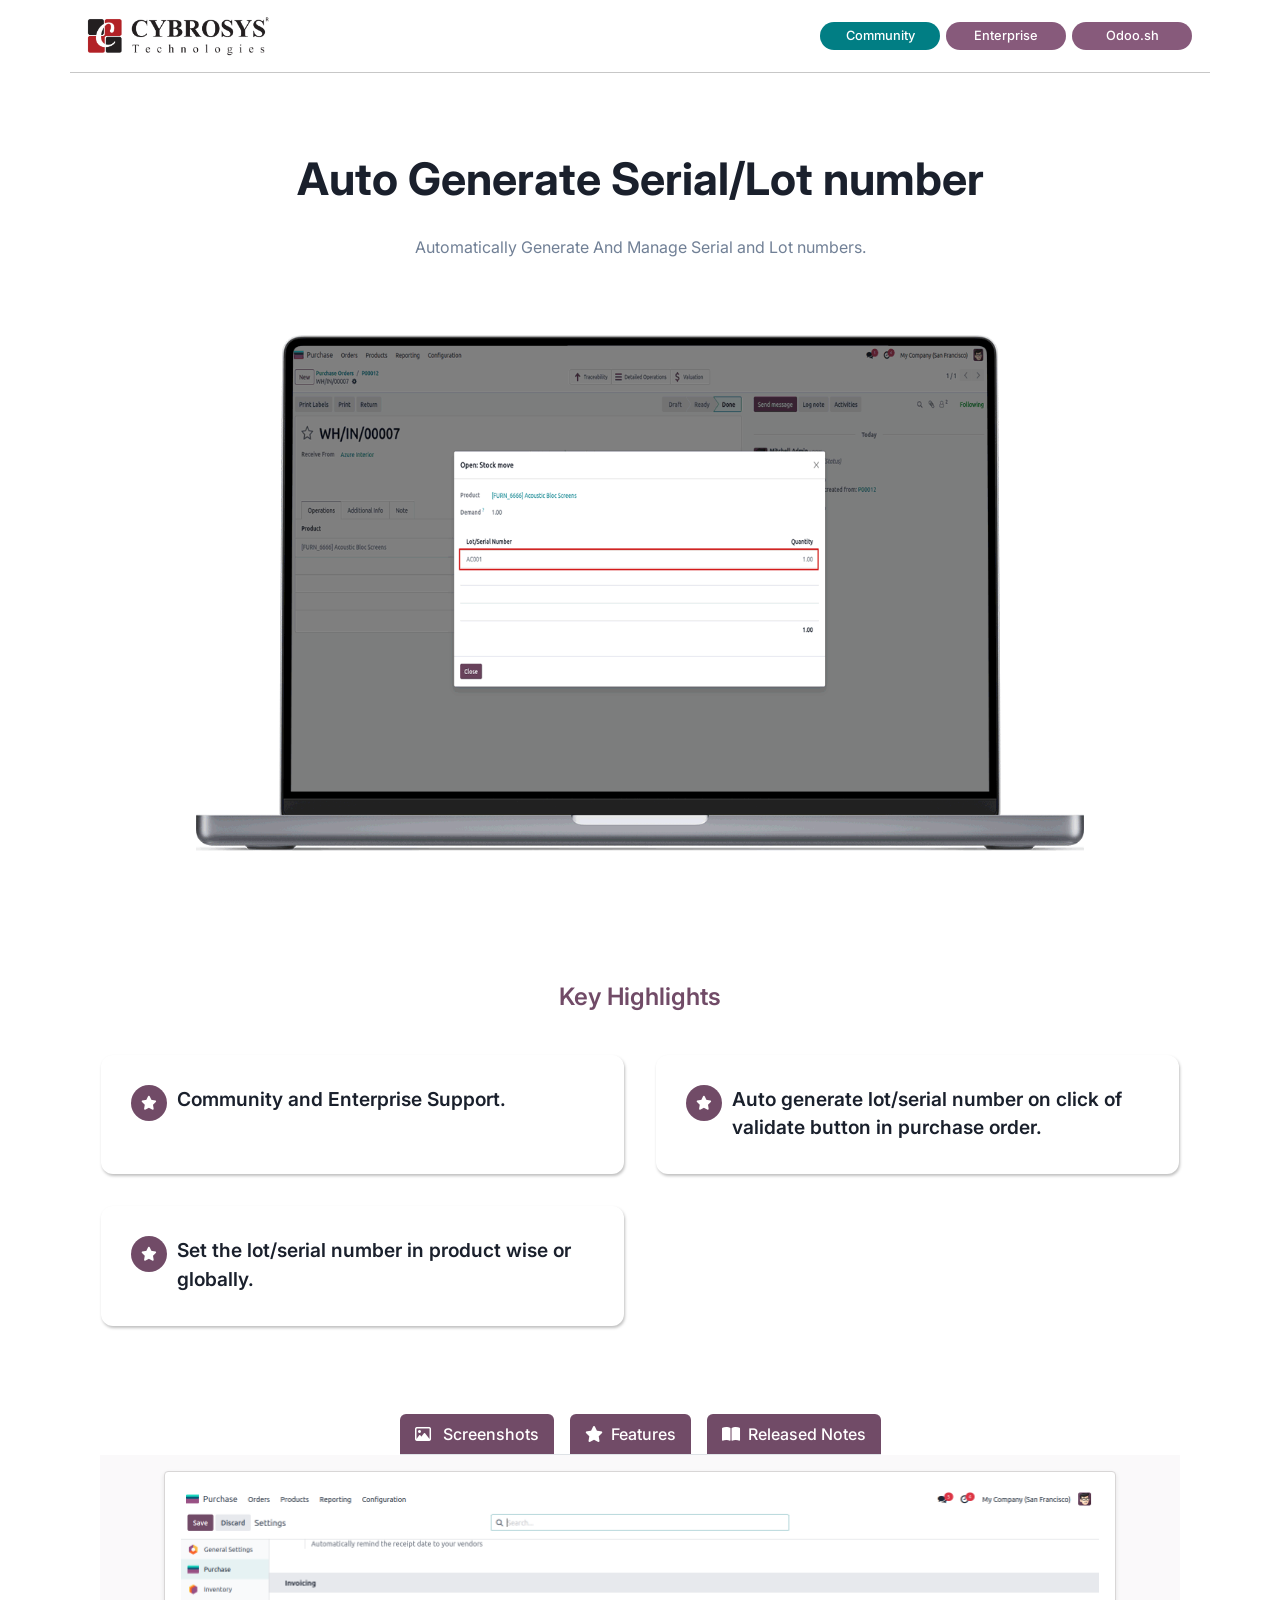
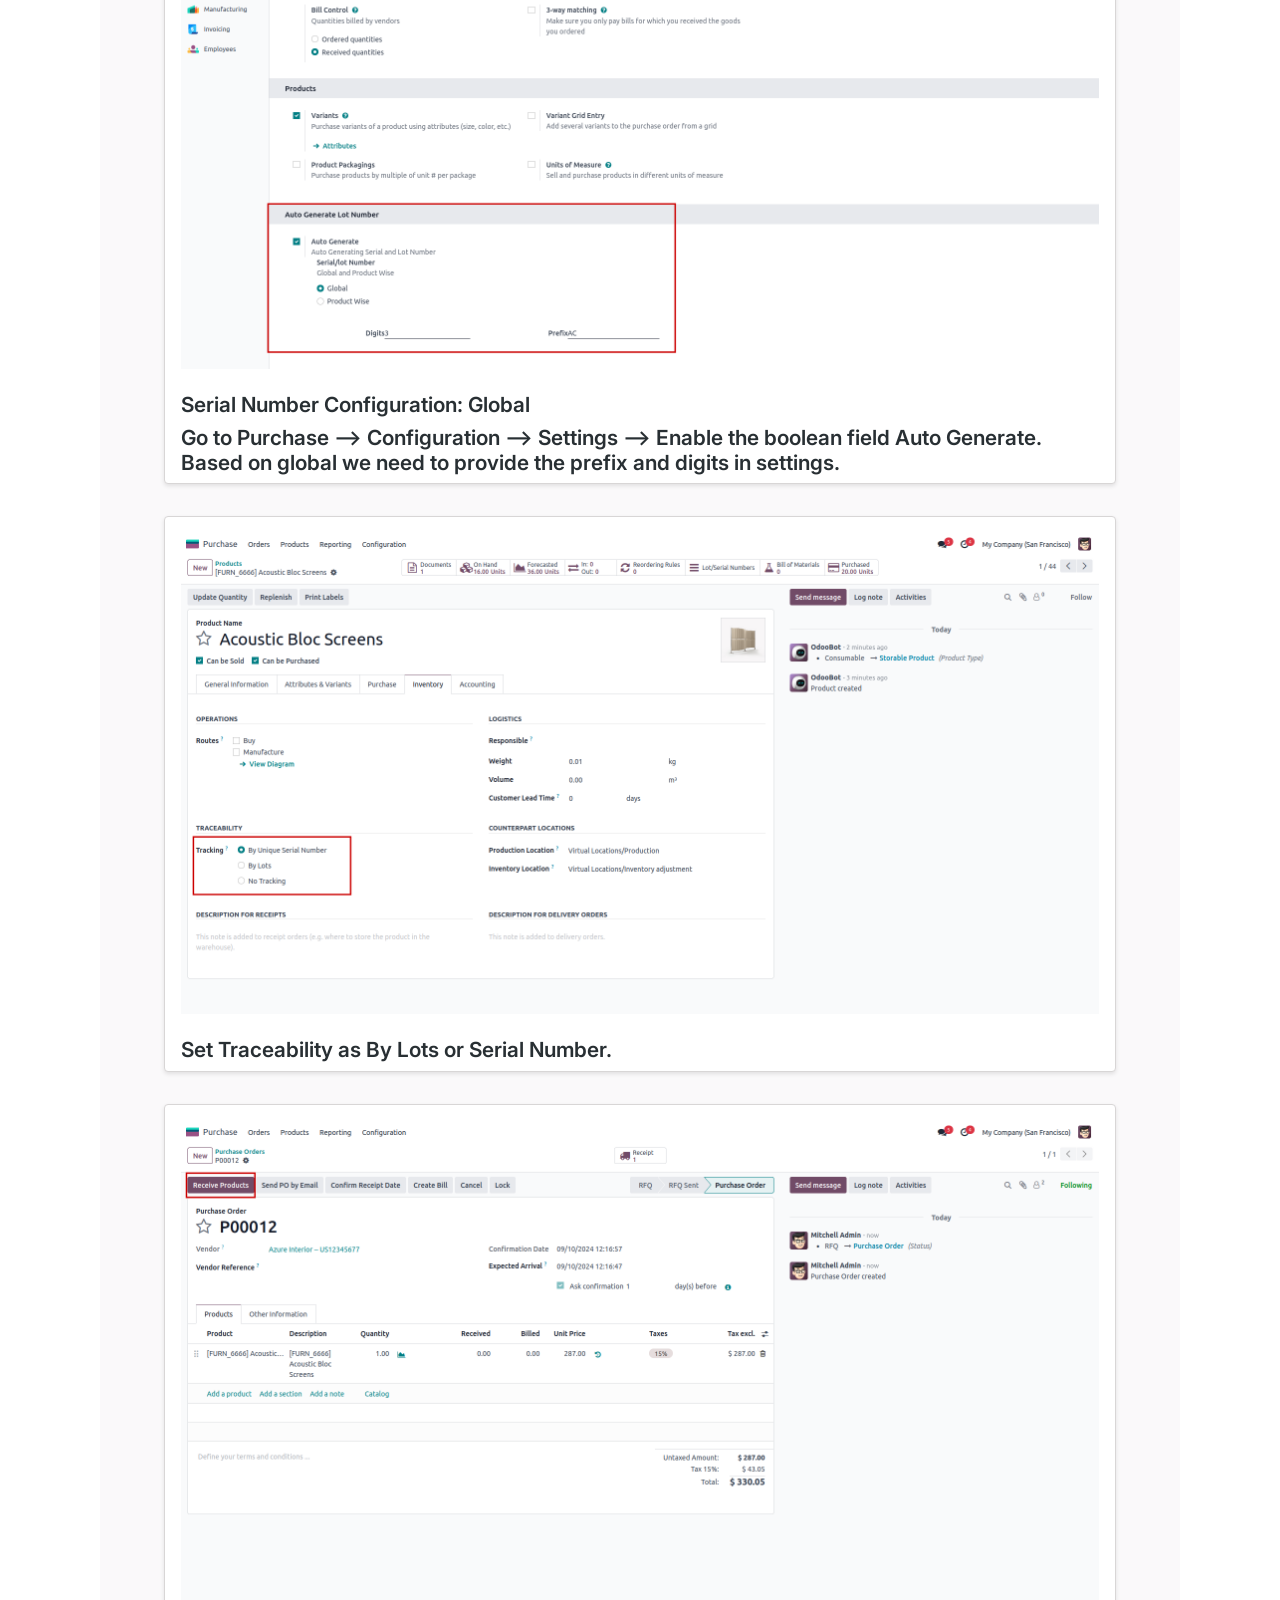
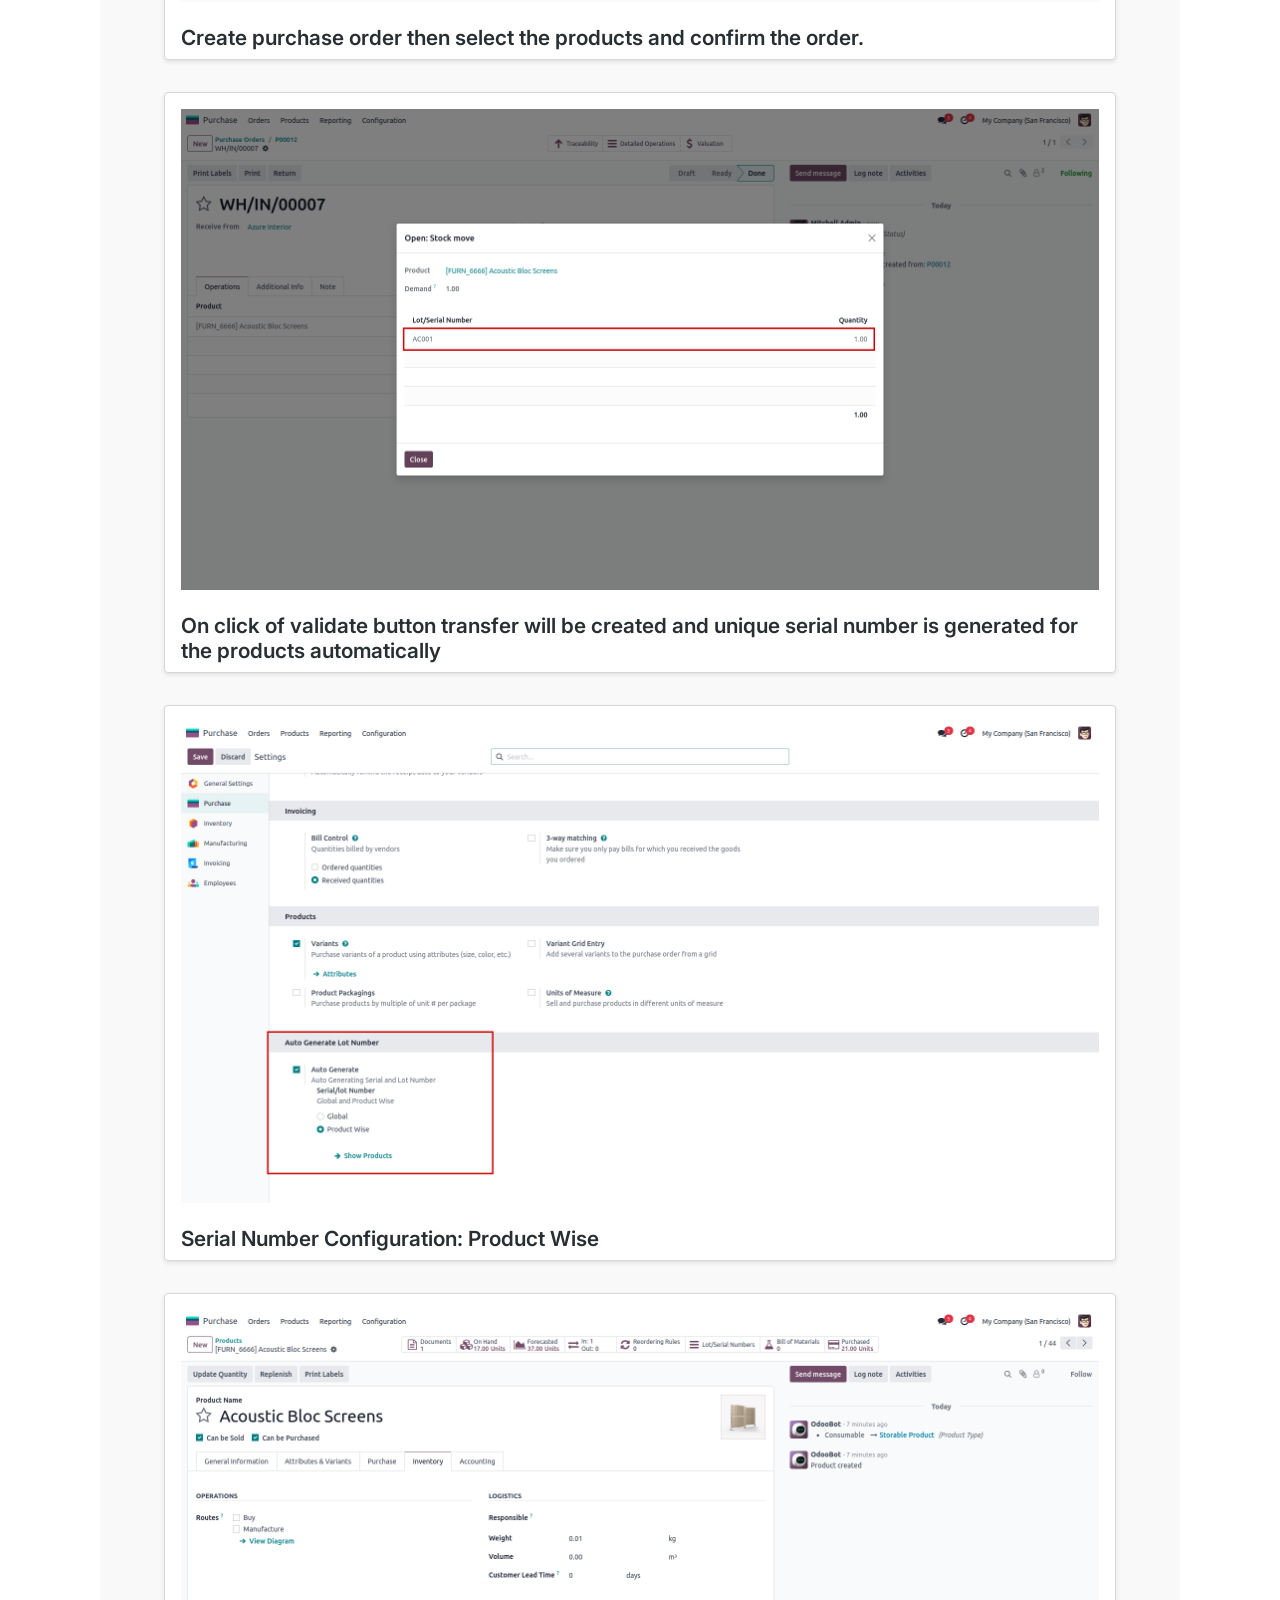
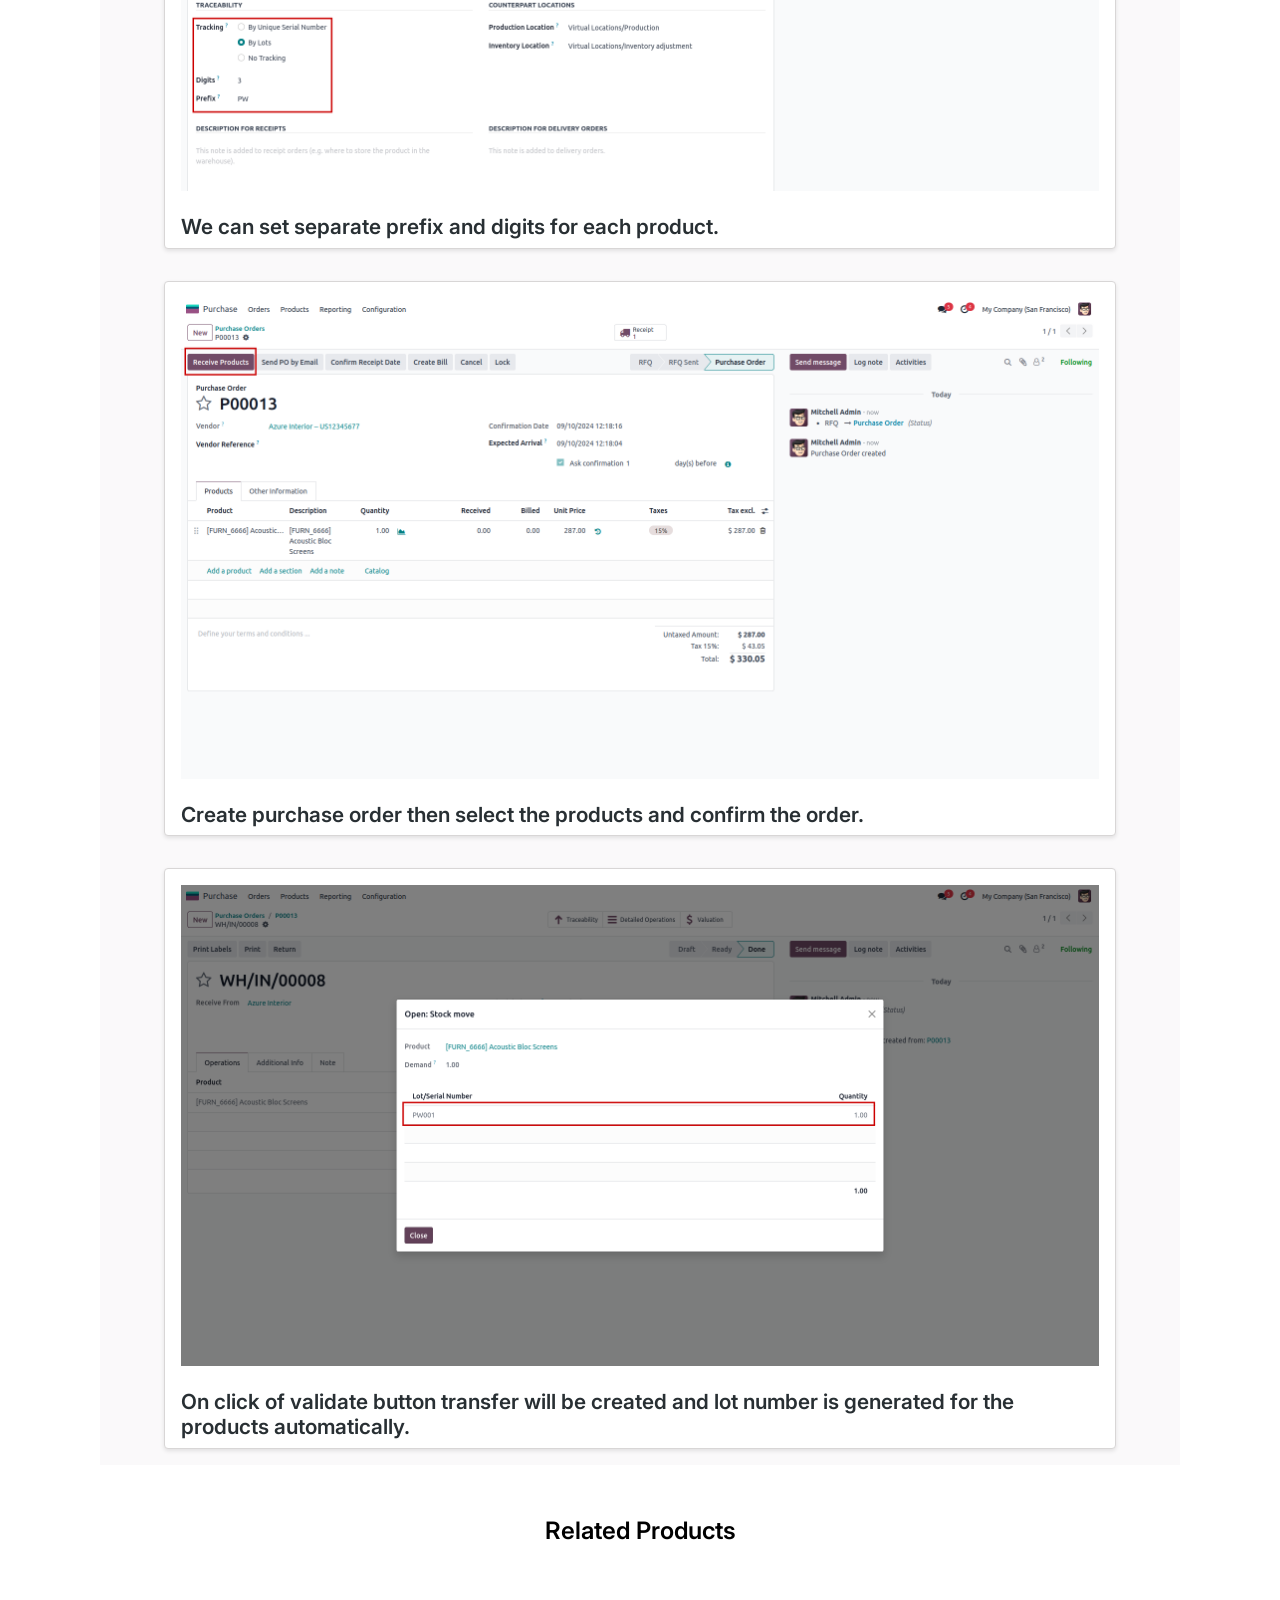
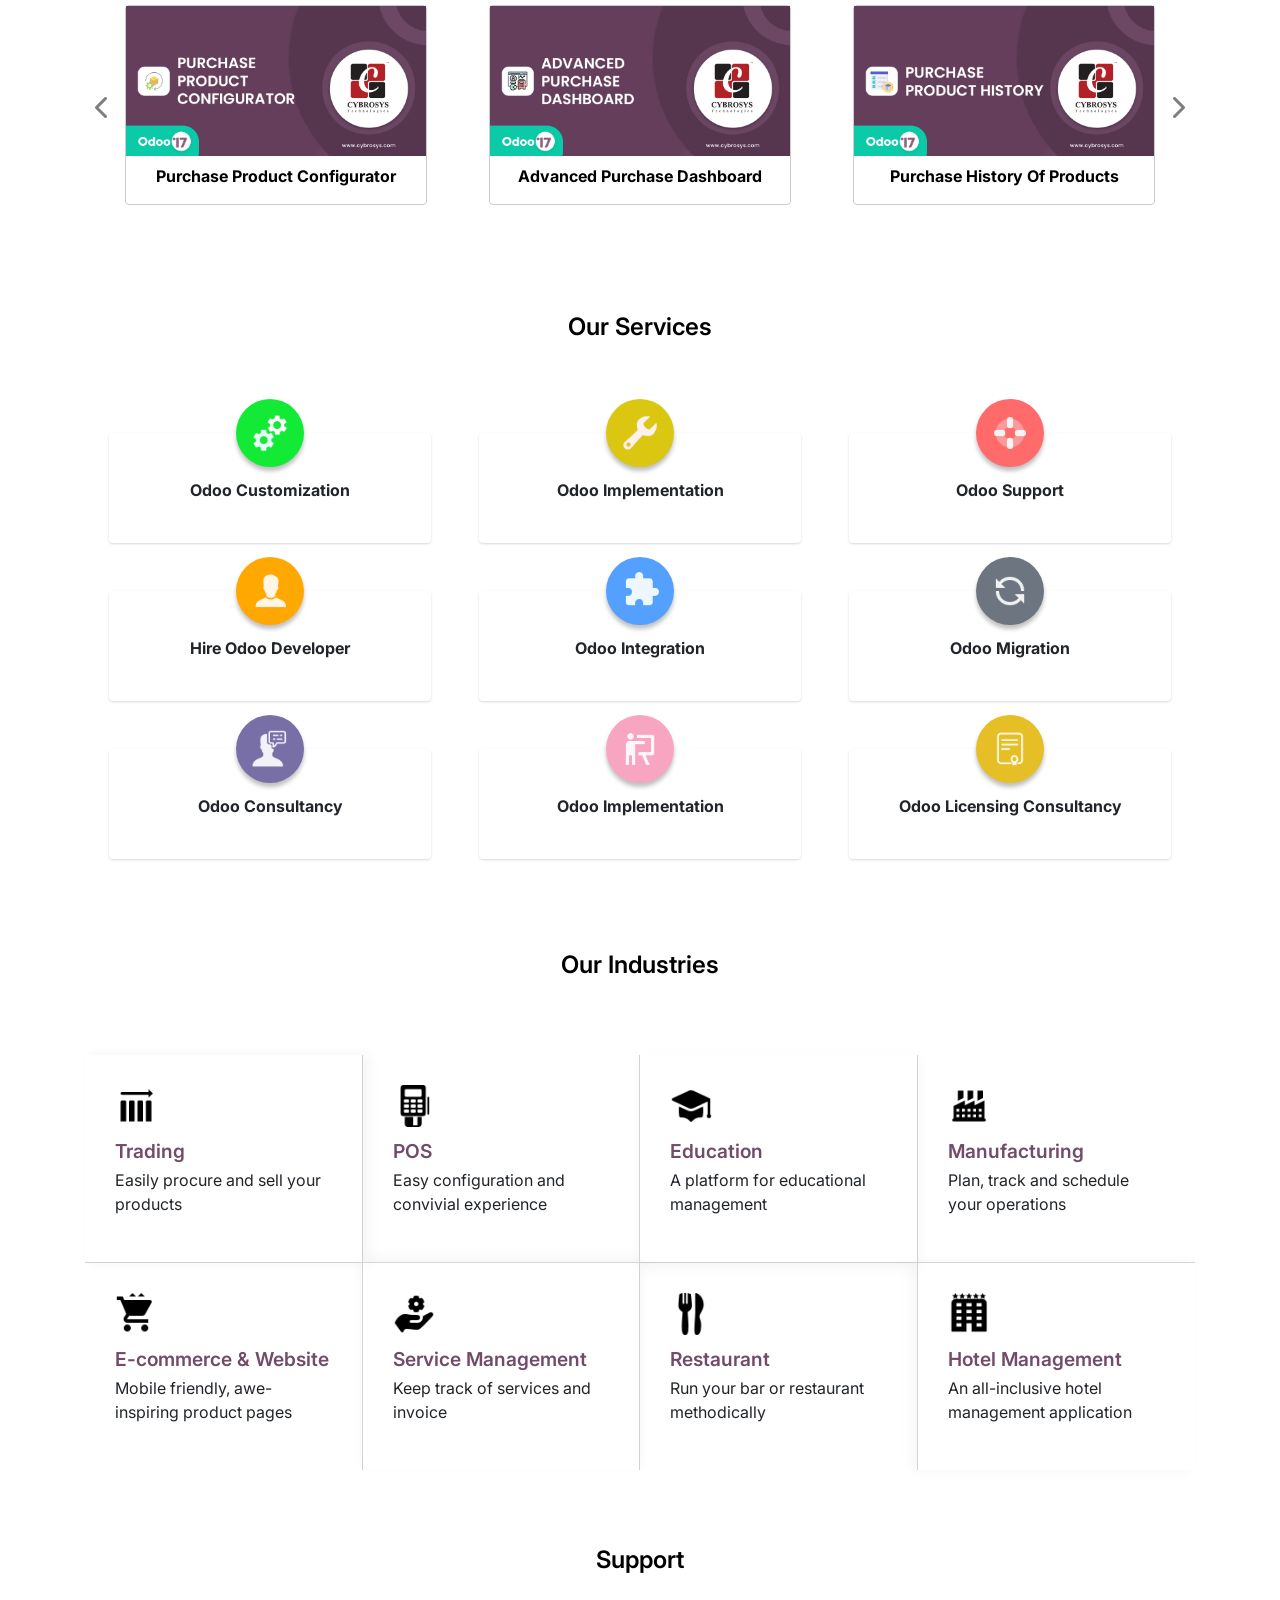
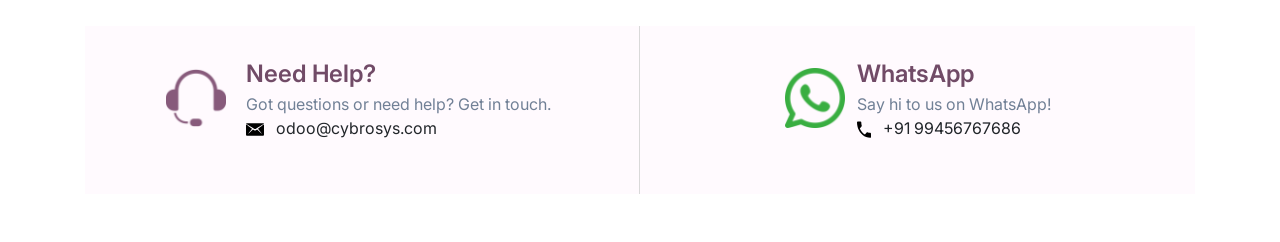
<file: auto_generate_lot_number/static/description/index.html>
<!DOCTYPE html>
<html lang="en">

<head>
    <meta charset="UTF-8">
    <meta name="viewport" content="width=device-width, initial-scale=1.0">
    <title>Odoo App 3 Index</title>
    <!-- Bootstrap CSS -->
    <link rel="stylesheet"
          href="https://cdn.jsdelivr.net/npm/bootstrap@4.0.0/dist/css/bootstrap.min.css"
          integrity="sha384-Gn5384xqQ1aoWXA+058RXPxPg6fy4IWvTNh0E263XmFcJlSAwiGgFAW/dAiS6JXm"
          crossorigin="anonymous">
    <link rel="stylesheet"
          href="https://cdnjs.cloudflare.com/ajax/libs/font-awesome/6.2.1/css/all.min.css">
    <link rel="preconnect" href="https://fonts.googleapis.com">
    <link rel="preconnect" href="https://fonts.gstatic.com" crossorigin>
    <link href="https://fonts.googleapis.com/css2?family=Inter:wght@400;500;600;700;800&display=swap"
          rel="stylesheet">
</head>
<body>
<section>
    <div class="container"
         style="font-family: 'Inter', sans-serif !important;background-color: #fff !important;">
        <div class="row">
            <div class="col-sm-12 col-md-12 col-lg-12 d-flex justify-content-between flex-wrap align-items-sm-center"
                 style="border-bottom:1px solid rgba(0, 0, 0, 0.22)">
                <div class="my-3">
                    <img src="assets/misc/Cybrosys R.png"
                         style="width:auto !important; height:40px !important">
                </div>
                <div class="my-3 d-flex align-items-center">
                    <div class="text-center"
                         style="background-color:#017E84 !important;font-size: 0.8rem !important; color:#fff !important; font-weight:500 !important; padding:4px !important; margin:0 3px !important; border-radius:50px !important; min-width: 120px !important;">
                        Community
                    </div>
                    <div class="text-center"
                         style="background-color:#875A7B !important; color:#fff !important;font-size: 0.8rem !important; font-weight:500 !important; padding:4px !important; margin:0 3px !important; border-radius:50px !important;min-width: 120px !important;">
                        Enterprise
                    </div>
                    <div class="text-center"
                         style="background-color:#875A7B !important; color:#fff !important;font-size: 0.8rem !important; font-weight:500 !important; padding:4px !important; margin:0 3px !important; border-radius:50px !important;min-width: 120px !important;">
                        Odoo.sh
                    </div>
                </div>
            </div>
        </div>
        <div class="row">
            <div class="col-sm-12 col-md-12 col-lg-12 text-center d-flex align-items-center flex-column"
                 style="margin: 80px 0px !important;">
                <h1 style="font-size: 2.8rem;font-weight: 700; color:
                    #1A202C;">
                  Auto Generate Serial/Lot number
                </h1>
                <p class="my-3 mb-4"
                   style="max-width: 80%; font-weight: 400 !important; line-height: 32px; color: #718096;">
                   Automatically Generate And Manage Serial and Lot numbers.
                </p>
                <div style="width: 80%; margin-top: 3rem;">
                    <img src="assets/screenshots/hero.gif"
                         class="img-responsive" width="100%" height="auto">
                </div>
            </div>
        </div>
        <div class="container mt-5 mb-5">
            <div class="col-lg-12 d-flex flex-column justify-content-center align-items-center mt-4">
                <p class="m-0"
                   style="font-weight: 600; font-size: 24px; color:#714b67 !important">
                    Key Highlights
                </p>
            </div>
            <div class="row py-4">
                <div class="col-md-6 col-sm-12 p-3">
                    <div class="d-flex   h-100" style="padding: 30px;border-radius: 12px;
                                    background: #FFF;
                                    box-shadow: 1px 2px 3px 0px rgba(0, 0, 0, 0.25); ">
                        <div style="width: 36px; height: 36px; border-radius: 50%; background: #714B67;
                                    display: flex; justify-content: center; align-items: center;
                                    margin-right: 10px; flex-shrink: 0;">
                            <i class="fa-solid fa-star  "
                               style="color: #fff;font-size:14px;"></i>
                        </div>
                        <div>
                            <p style="color: #1A202C;font-weight: 600;
                                      font-size: 1.2rem; margin-bottom: 2px;">
                               Community and Enterprise Support.</p>
                        </div>
                    </div>
                </div>
                <div class="col-md-6 col-sm-12 p-3">
                    <div class="d-flex   h-100" style="padding: 30px;border-radius: 12px;
                                    background: #FFF;
                                    box-shadow: 1px 2px 3px 0px rgba(0, 0, 0, 0.25); ">
                        <div style="width: 36px; height: 36px; border-radius: 50%; background: #714B67;
                                    display: flex; justify-content: center; align-items: center;
                                    margin-right: 10px; flex-shrink: 0;">
                            <i class="fa-solid fa-star  "
                               style="color: #fff;font-size:14px;"></i>
                        </div>
                        <div>
                            <p style="color: #1A202C;font-weight: 600;
                                      font-size: 1.2rem; margin-bottom: 2px;">
                            Auto generate lot/serial number on click of validate button in purchase order.</p>
                        </div>
                    </div>
                </div>
                <div class="col-md-6 col-sm-12 p-3">
                    <div class="d-flex   h-100" style="padding: 30px;border-radius: 12px;
                                    background: #FFF;
                                    box-shadow: 1px 2px 3px 0px rgba(0, 0, 0, 0.25); ">
                        <div style="width: 36px; height: 36px; border-radius: 50%; background: #714B67;
                                    display: flex; justify-content: center; align-items: center;
                                    margin-right: 10px; flex-shrink: 0;">
                            <i class="fa-solid fa-star  "
                               style="color: #fff;font-size:14px;"></i>
                        </div>
                        <div>
                            <p style="color: #1A202C;font-weight: 600;
                                      font-size: 1.2rem; margin-bottom: 2px;">
                           Set the lot/serial number in product wise or globally.
                            </p>
                        </div>
                    </div>
                </div>
            </div>
        </div>
        <div class="container rounded">
            <ul class="nav nav-tabs d-flex"
                style="width: fit-content;margin: 0 auto;gap: 1rem;">
                <li class="col text-center py-2 text-nowrap "
                    style="color: #fff; background-color: #714B67;border-radius: 6px 6px 0px 0px;">
                    <a
                            class="active show" data-toggle="tab" href="#tab1"
                            style="color: #fff;font-weight: 500; background-color: #714B67; text-decoration: none;">
                        <i class="fa-regular fa-image  pr-2"
                           style="color: #fff;"></i>
                        Screenshots</a></li>
                <li class="col text-center py-2 text-nowrap "
                    style="color: #fff; background-color: #714B67;border-radius: 6px 6px 0px 0px;">
                    <a
                            data-toggle="tab" href="#tab2"
                            style="color: #fff;font-weight: 500;  text-decoration: none;"><i
                            class="fa-solid fa-star  pr-2"
                            style="color: #fff;"></i>Features</a></li>
                <li class="col text-center py-2 text-nowrap "
                    style="color: #fff; background-color: #714B67;border-radius: 6px 6px 0px 0px;">
                    <a
                            data-toggle="tab" href="#tab3"
                            style="color: #fff;font-weight: 500; text-decoration: none; background-color: #714B67;"><i
                            class="fa-solid fa-book-open  pr-2"
                            style="color: #fff;"></i>Released Notes</a></li>
            </ul>
            <div class="tab-content"
                 style="background-color: rgba(121, 113, 119, 0.04);">
                <div id="tab1" class="tab-pane fade in active show">
                    <div class="col-lg-12 py-2"
                         style="padding: 1rem 4rem !important;">
                        <div
                                style="border: 1px solid #d8d6d6; border-radius: 4px; background: #fff; box-shadow: 0 2px 4px rgba(0, 0, 0, 0.1);">
                            <div class="row justify-content-center p-3 w-100 m-0">
                                <img src="assets/screenshots/s1.png"
                                     class="img-responsive" width="100%"
                                     height="auto">
                            </div>
                            <div class="px-3">
                                <h4 class="mt-2"
                                    style=" font-weight:600 !important; color:#282F33 !important; font-size:1.3rem !important">
                                     Serial Number Configuration: Global
                                   </h4>
                            </div>
                            <div class="px-3">
                                <h4 class="mt-2"
                                    style=" font-weight:600 !important; color:#282F33 !important; font-size:1.3rem !important">
                                    Go to Purchase --> Configuration --> Settings --> Enable the
                                    boolean field Auto Generate.
                                    Based on global we need to provide the prefix and digits in settings.
                                   </h4>
                            </div>
                        </div>
                    </div>
                    <div class="col-lg-12 py-2"
                         style="padding: 1rem 4rem !important;">
                        <div
                                style="border: 1px solid #d8d6d6; border-radius: 4px;  background: #fff; box-shadow: 0 2px 4px rgba(0, 0, 0, 0.1);">
                            <div class="row justify-content-center p-3 w-100 m-0">
                                <img src="assets/screenshots/s2.png"
                                     class="img-responsive" width="100%"
                                     height="auto">
                            </div>
                            <div class="px-3">
                                <h4 class="mt-2"
                                    style=" font-weight:600 !important; color:#282F33 !important; font-size:1.3rem !important">
                                    Set Traceability as By Lots or Serial Number.
                                    </h4>
                            </div>
                        </div>
                    </div>
                    <div class="col-lg-12 py-2"
                         style="padding: 1rem 4rem !important;">
                        <div
                                style="border: 1px solid #d8d6d6; border-radius: 4px;  background: #fff; box-shadow: 0 2px 4px rgba(0, 0, 0, 0.1);">
                            <div class="row justify-content-center p-3 w-100 m-0">
                                <img src="assets/screenshots/s3.png"
                                     class="img-responsive" width="100%"
                                     height="auto">
                            </div>
                            <div class="px-3">
                                <h4 class="mt-2"
                                    style=" font-weight:600 !important; color:#282F33 !important; font-size:1.3rem !important">
                                    Create purchase order then select the products and confirm the order.
                                     </h4>
                            </div>
                        </div>
                    </div>
                    <div class="col-lg-12 py-2"
                         style="padding: 1rem 4rem !important;">
                        <div
                                style="border: 1px solid #d8d6d6; border-radius: 4px;  background: #fff; box-shadow: 0 2px 4px rgba(0, 0, 0, 0.1);">
                            <div class="row justify-content-center p-3 w-100 m-0">
                                <img src="assets/screenshots/s4.png"
                                     class="img-responsive" width="100%"
                                     height="auto">
                            </div>
                            <div class="px-3">
                                <h4 class="mt-2"
                                    style=" font-weight:600 !important; color:#282F33 !important; font-size:1.3rem !important">
                                   On click of validate button transfer will be created and unique serial number is generated for the products automatically
                                     </h4>
                            </div>
                        </div>
                    </div>
                    <div class="col-lg-12 py-2"
                         style="padding: 1rem 4rem !important;">
                        <div
                                style="border: 1px solid #d8d6d6; border-radius: 4px;  background: #fff; box-shadow: 0 2px 4px rgba(0, 0, 0, 0.1);">
                            <div class="row justify-content-center p-3 w-100 m-0">
                                <img src="assets/screenshots/s5.png"
                                     class="img-responsive" width="100%"
                                     height="auto">
                            </div>
                            <div class="px-3">
                                <h4 class="mt-2"
                                    style=" font-weight:600 !important; color:#282F33 !important; font-size:1.3rem !important">
                                    Serial Number Configuration: Product Wise
                                   </h4>
                            </div>
                        </div>
                    </div>
                    <div class="col-lg-12 py-2"
                         style="padding: 1rem 4rem !important;">
                        <div
                                style="border: 1px solid #d8d6d6; border-radius: 4px;  background: #fff; box-shadow: 0 2px 4px rgba(0, 0, 0, 0.1);">
                            <div class="row justify-content-center p-3 w-100 m-0">
                                <img src="assets/screenshots/s6.png"
                                     class="img-responsive" width="100%"
                                     height="auto">
                            </div>
                            <div class="px-3">
                                <h4 class="mt-2"
                                    style=" font-weight:600 !important; color:#282F33 !important; font-size:1.3rem !important">
                                   We can set separate prefix and digits for each product.
                                   </h4>
                            </div>
                        </div>
                    </div>
                    <div class="col-lg-12 py-2"
                         style="padding: 1rem 4rem !important;">
                        <div
                                style="border: 1px solid #d8d6d6; border-radius: 4px;  background: #fff; box-shadow: 0 2px 4px rgba(0, 0, 0, 0.1);">
                            <div class="row justify-content-center p-3 w-100 m-0">
                                <img src="assets/screenshots/s7.png"
                                     class="img-responsive" width="100%"
                                     height="auto">
                            </div>
                            <div class="px-3">
                                <h4 class="mt-2"
                                    style=" font-weight:600 !important; color:#282F33 !important; font-size:1.3rem !important">
                                   Create purchase order then select the products and confirm the
                                    order.
                                   </h4>
                            </div>
                        </div>
                    </div>
                    <div class="col-lg-12 py-2"
                         style="padding: 1rem 4rem !important;">
                        <div
                                style="border: 1px solid #d8d6d6; border-radius: 4px;  background: #fff; box-shadow: 0 2px 4px rgba(0, 0, 0, 0.1);">
                            <div class="row justify-content-center p-3 w-100 m-0">
                                <img src="assets/screenshots/s8.png"
                                     class="img-responsive" width="100%"
                                     height="auto">
                            </div>
                            <div class="px-3">
                                <h4 class="mt-2"
                                    style=" font-weight:600 !important; color:#282F33 !important; font-size:1.3rem !important">
                                    On click of validate button transfer
                                    will be created and lot number is generated for the products
                                    automatically.
                                   </h4>
                            </div>
                        </div>
                    </div>
                </div>
                <div id="tab2" class="tab-pane fade">
                    <div class="col-mg-12" style="padding: 1rem 4rem;">
                        <ul style="list-style: none; padding: 1rem 0;font-weight: 500;">
                            <li class="py-3"
                                style="font-weight: 500;background-color: #fff; border-radius: 4px; padding: 1rem; margin-bottom: 1rem; box-shadow: 0 2px 4px rgba(0, 0, 0, 0.1);">
                                    <span style="margin-right: 12px;"><img
                                            src="assets/misc/star (1) 2.svg"
                                            alt=""
                                            width="16px"></span> Community and Enterprise Support.
                            </li>
                            <li class="py-3"
                                style="font-weight: 500;background-color: #fff; border-radius: 4px; padding: 1rem; margin-bottom: 1rem; box-shadow: 0 2px 4px rgba(0, 0, 0, 0.1);">
                                    <span style="margin-right: 12px;"><img
                                            src="assets/misc/star (1) 2.svg"
                                            alt=""
                                            width="16px">
                                    </span>Auto generate lot/serial number on click of validate button in purchase order.
                            </li>
                            <li class="py-3"
                                style="font-weight: 500;background-color: #fff; border-radius: 4px; padding: 1rem; margin-bottom: 1rem; box-shadow: 0 2px 4px rgba(0, 0, 0, 0.1);">
                                    <span style="margin-right: 12px;"><img
                                            src="assets/misc/star (1) 2.svg"
                                            alt=""
                                            width="16px">
                                    </span> Set the lot/serial number in product wise or globally.
                            </li>
                        </ul>
                    </div>
                </div>
                <div id="tab3" class="tab-pane fade">
                    <div class="col-mg-12 active" style="padding: 1rem 4rem;">
                        <div class="py-3"
                             style="font-weight: 500;background-color: #fff; border-radius: 4px; padding: 1rem; box-shadow: 0 2px 4px rgba(0, 0, 0, 0.1);">
                            <div class="d-flex mb-3"
                                 style="font-size: 0.8rem; font-weight: 500;"><span>Version
                                        17.0.1.0.0</span><span
                                    class="px-2">|</span><span
                                    style="color: #714B67;font-weight: 600;">Released on:10th September 2024</span>
                            </div>
                            <p class="m-0"
                               style=" color:#718096!important; font-size:1rem !important;line-height: 28px;">
                                 Initial commit for Auto Generate Serial/Lot Number.</p>
                        </div>
                    </div>
                </div>
            </div>
        </div>
        <div class="container mt-5">
            <div class="col-lg-12 d-flex flex-column justify-content-center align-items-center mt-5">
                <p class="m-0"
                   style="font-weight: 600; font-size: 24px; color:#000 !important">
                    Related Products</p>
            </div>
        </div>
                <div id="myCarousel" class="carousel slide py-3" data-ride="carousel">
            <div class="carousel-inner">
                <div class="carousel-item active">
                    <div class="row p-4">
                        <div class="col">
                            <div class="p-3">
                                <a href="https://apps.odoo.com/apps/modules/17.0/purchase_product_configurator"
                                   style="color: #000; text-decoration: none;">
                                    <div style="border:1px solid #CBCBCB !important;border-radius: 4px;">
                                        <div style="width: 300px; ">
                                            <img src="assets/modules/1.png"
                                                 alt="" width="100%"
                                                 height="auto">

                                        </div>
                                        <p class="text-center pt-2 text-black font-weight-bold">
                                            Purchase Product Configurator</p>
                                    </div>
                                </a>
                            </div>
                        </div>
                        <div class="col">
                            <div class="p-3">
                                <a href="https://apps.odoo.com/apps/modules/17.0/purchase_dashboard_advanced"
                                   style="color: #000; text-decoration: none;">
                                    <div style="border:1px solid #CBCBCB !important;border-radius: 4px;">
                                        <div style="width: 300px; ">
                                            <img src="assets/modules/2.png"
                                                 alt="" width="100%"
                                                 height="auto">

                                        </div>
                                        <p class="text-center pt-2 text-black font-weight-bold">
                                           Advanced Purchase Dashboard</p>
                                    </div>
                                </a>
                            </div>
                        </div>
                        <div class="col">
                            <div class="p-3">
                                <a href="https://apps.odoo.com/apps/modules/17.0/purchase_product_history/"
                                   style="color: #000; text-decoration: none;">
                                    <div style="border:1px solid #CBCBCB !important;border-radius: 4px;">
                                        <div style="width: 300px; ">
                                            <img src="assets/modules/3.png"
                                                 alt="" width="100%"
                                                 height="auto">

                                        </div>
                                        <p class="text-center pt-2 text-black font-weight-bold">
                                            Purchase History Of Products</p>
                                    </div>
                                </a>
                            </div>
                        </div>
                    </div>
                </div>
                <div class="carousel-item">
                    <div class="row p-4">
                        <div class="col">
                            <div class="p-3">
                                <a href="https://apps.odoo.com/apps/modules/17.0/purchase_line_views"
                                   style="color: #000; text-decoration: none;">
                                    <div style="border:1px solid #CBCBCB !important;border-radius: 4px;">
                                        <div style="width: 300px; ">
                                            <img src="assets/modules/4.png"
                                                 alt="" width="100%"
                                                 height="auto">

                                        </div>
                                        <p class="text-center pt-2 text-black font-weight-bold">
                                            Purchase Order Line View</p>
                                    </div>
                                </a>
                            </div>
                        </div>
                        <div class="col">
                            <div class="p-3">
                                <a href="https://apps.odoo.com/apps/modules/17.0/purchase_auto_lot_creation"
                                   style="color: #000; text-decoration: none;">
                                    <div style="border:1px solid #CBCBCB !important;border-radius: 4px;">
                                        <div style="width: 300px;">
                                            <img src="assets/modules/5.png"
                                                 alt="" width="100%"
                                                 height="auto">

                                        </div>
                                        <p class="text-center pt-2 text-black font-weight-bold">
                                             Purchase Auto Lot Creation</p>
                                    </div>
                                </a>
                            </div>
                        </div>
                        <div class="col">
                            <div class="p-3">
                                <a href="https://apps.odoo.com/apps/modules/17.0/all_in_one_purchase_kit"
                                   style="color: #000; text-decoration: none;">
                                    <div style="border:1px solid #CBCBCB !important;border-radius: 4px;">
                                        <div style="width: 300px;">
                                            <img src="assets/modules/6.png"
                                                 alt="" width="100%"
                                                 height="auto">
                                        </div>
                                        <p class="text-center pt-2 text-black font-weight-bold">
                                            All In One Purchase Kit</p>
                                    </div>
                                </a>
                            </div>
                        </div>
                    </div>
                </div>
            </div>
            <a class="carousel-control-prev" href="#myCarousel"
               data-slide="prev" style="width: 35px; color: #000;">
                    <span class="carousel-control-prev-icon">
                        <i class="fa fa-chevron-left"
                           style="font-size: 24px;"></i>
                    </span>
            </a>
            <a class="carousel-control-next" href="#myCarousel"
               data-slide="next" style="width: 35px; color: #000;">
                    <span class="carousel-control-next-icon">
                        <i class="fa fa-chevron-right"
                           style="font-size: 24px;"></i>
                    </span>
            </a>
        </div>
        <div class="container mt-5">
            <div class="col-lg-12 d-flex flex-column justify-content-center align-items-center mt-4">
                <p class="m-0"
                   style="font-weight: 600; font-size: 24px; color:#000 !important">
                    Our Services</p>

            </div>
        </div>
        <div class="container my-5">
            <div class="row py-3">
                <div class="col-md-4 col-sm-6 px-4 py-4">
                    <div
                            style="background-color: #fff; padding: 25px; text-align: center;  box-shadow: rgba(0, 0, 0, 0.1) 0px 1px 3px 0px, rgba(0, 0, 0, 0.06) 0px 1px 2px 0px; position: relative;border-radius: 4px;">
                        <div style="position: absolute; top: 0%; left: 50%; transform: translate(-50%, -50%);">
                            <div style="background-color:#13EA36 ; border-radius: 50%; padding: 15px;    width: 68px;
                                    height: 68px; display: inline-block; box-shadow:0px 4px 4px rgba(0, 0, 0, 0.25);">
                                <img src="assets/icons/cogs.png"
                                     alt="service-icon" width="38px"
                                     height="auto">
                            </div>
                        </div>
                        <p style="margin-top: 20px; font-weight: bold;">Odoo
                            Customization</p>
                    </div>
                </div>
                <div class="col-md-4 col-sm-6 px-4 py-4">
                    <div
                            style="background-color: #fff; padding: 25px; text-align: center; box-shadow: rgba(0, 0, 0, 0.1) 0px 1px 3px 0px, rgba(0, 0, 0, 0.06) 0px 1px 2px 0px; position: relative;border-radius: 4px;">
                        <div style="position: absolute; top: 0%; left: 50%; transform: translate(-50%, -50%);">
                            <div style="background-color:#DBC711; border-radius: 50%; padding: 15px;    width: 68px;
                                    height: 68px; display: inline-block; box-shadow:0px 4px 4px rgba(0, 0, 0, 0.25);">
                                <img src="assets/icons/wrench.png"
                                     alt="service-icon" width="38px"
                                     height="auto">
                            </div>
                        </div>
                        <p style="margin-top: 20px; font-weight: bold;">Odoo
                            Implementation</p>
                    </div>
                </div>
                <div class="col-md-4 col-sm-6 px-4 py-4">
                    <div
                            style="background-color: #fff; padding: 25px; text-align: center;  box-shadow: rgba(0, 0, 0, 0.1) 0px 1px 3px 0px, rgba(0, 0, 0, 0.06) 0px 1px 2px 0px; position: relative; border-radius: 4px;">
                        <div style="position: absolute; top: 0%; left: 50%; transform: translate(-50%, -50%);">
                            <div style="background-color:#FF6B6B ; border-radius: 50%; padding: 15px;    width: 68px;
                                    height: 68px; display: inline-block; box-shadow:0px 4px 4px rgba(0, 0, 0, 0.25);">
                                <img src="assets/icons/lifebuoy.png"
                                     alt="service-icon" width="38px"
                                     height="auto">
                            </div>
                        </div>
                        <p style="margin-top: 20px; font-weight: bold;">Odoo
                            Support</p>
                    </div>
                </div>
                <div class="col-md-4 col-sm-6 px-4 py-4">
                    <div
                            style="background-color: #fff; padding: 25px; text-align: center; box-shadow: rgba(0, 0, 0, 0.1) 0px 1px 3px 0px, rgba(0, 0, 0, 0.06) 0px 1px 2px 0px; position: relative; border-radius: 4px;">
                        <div style="position: absolute; top: 0%; left: 50%; transform: translate(-50%, -50%);">
                            <div style="background-color:#FFA801 ; border-radius: 50%; padding: 15px;    width: 68px;
                                    height: 68px; display: inline-block; box-shadow:0px 4px 4px rgba(0, 0, 0, 0.25);">
                                <img src="assets/icons/user.png"
                                     alt="service-icon" width="38px"
                                     height="auto">
                            </div>
                        </div>
                        <p style="margin-top: 20px; font-weight: bold;">Hire
                            Odoo Developer</p>
                    </div>
                </div>
                <div class="col-md-4 col-sm-6 px-4 py-4">
                    <div
                            style="background-color: #fff; padding: 25px; text-align: center;  box-shadow: rgba(0, 0, 0, 0.1) 0px 1px 3px 0px, rgba(0, 0, 0, 0.06) 0px 1px 2px 0px; position: relative; border-radius: 4px;">

                        <div style="position: absolute; top: 0%; left: 50%; transform: translate(-50%, -50%);">
                            <div style="background-color:#54A0FF; border-radius: 50%; padding: 15px;    width: 68px;
                                    height: 68px; display: inline-block; box-shadow:0px 4px 4px rgba(0, 0, 0, 0.25);">
                                <img src="assets/icons/puzzle.png"
                                     alt="service-icon" width="38px"
                                     height="auto">
                            </div>
                        </div>
                        <p style="margin-top: 20px; font-weight: bold;">Odoo
                            Integration</p>
                    </div>
                </div>
                <div class="col-md-4 col-sm-6 px-4 py-4">
                    <div
                            style="background-color: #fff; padding: 25px; text-align: center;  box-shadow: rgba(0, 0, 0, 0.1) 0px 1px 3px 0px, rgba(0, 0, 0, 0.06) 0px 1px 2px 0px; position: relative;border-radius: 4px;">
                        <div style="position: absolute; top: 0%; left: 50%; transform: translate(-50%, -50%);">
                            <div style="background-color:#6D7680 ; border-radius: 50%; padding: 15px;    width: 68px;
                                    height: 68px; display: inline-block; box-shadow:0px 4px 4px rgba(0, 0, 0, 0.25);">
                                <img src="assets/icons/update.png"
                                     alt="service-icon" width="38px"
                                     height="auto">
                            </div>
                        </div>
                        <p style="margin-top: 20px; font-weight: bold;">Odoo
                            Migration</p>
                    </div>
                </div>
                <div class="col-md-4 col-sm-6 px-4 py-4">
                    <div
                            style="background-color: #fff; padding: 25px; text-align: center;  box-shadow: rgba(0, 0, 0, 0.1) 0px 1px 3px 0px, rgba(0, 0, 0, 0.06) 0px 1px 2px 0px; position: relative;border-radius: 4px;">
                        <div style="position: absolute; top: 0%; left: 50%; transform: translate(-50%, -50%);">
                            <div style="background-color:#786FA6 ; border-radius: 50%; padding: 15px;    width: 68px;
                                    height: 68px; display: inline-block; box-shadow:0px 4px 4px rgba(0, 0, 0, 0.25);">
                                <img src="assets/icons/consultation.png"
                                     alt="service-icon" width="38px"
                                     height="auto">
                            </div>
                        </div>
                        <p style="margin-top: 20px; font-weight: bold;">Odoo
                            Consultancy</p>
                    </div>
                </div>
                <div class="col-md-4 col-sm-6 px-4 py-4">
                    <div
                            style="background-color: #fff; padding: 25px; text-align: center; box-shadow: rgba(0, 0, 0, 0.1) 0px 1px 3px 0px, rgba(0, 0, 0, 0.06) 0px 1px 2px 0px;position: relative;border-radius: 4px;">
                        <div style="position: absolute; top: 0%; left: 50%; transform: translate(-50%, -50%);">
                            <div style="background-color:#F8A5C2 ; border-radius: 50%; padding: 15px;    width: 68px;
                                    height: 68px; display: inline-block; box-shadow:0px 4px 4px rgba(0, 0, 0, 0.25);">
                                <img src="assets/icons/training.png"
                                     alt="service-icon" width="38px"
                                     height="auto">
                            </div>
                        </div>
                        <p style="margin-top: 20px; font-weight: bold;">Odoo
                            Implementation</p>
                    </div>
                </div>
                <div class="col-md-4 col-sm-6 px-4 py-4">
                    <div
                            style="background-color: #fff; padding: 25px; text-align: center;  box-shadow: rgba(0, 0, 0, 0.1) 0px 1px 3px 0px, rgba(0, 0, 0, 0.06) 0px 1px 2px 0px; position: relative;border-radius: 4px;">
                        <div style="position: absolute; top: 0%; left: 50%; transform: translate(-50%, -50%);">
                            <div style="background-color:#E6BE26; border-radius: 50%; padding: 15px;    width: 68px;
                                    height: 68px; display: inline-block; box-shadow:0px 4px 4px rgba(0, 0, 0, 0.25);">
                                <img src="assets/icons/license.png"
                                     alt="service-icon" width="38px"
                                     height="auto">
                            </div>
                        </div>
                        <p style="margin-top: 20px; font-weight: bold;">Odoo
                            Licensing Consultancy</p>
                    </div>
                </div>
            </div>
        </div>
        <div class="container mt-5">
            <div class="col-lg-12 d-flex flex-column justify-content-center align-items-center mt-4">
                <p class="m-0"
                   style="font-weight: 600; font-size: 24px; color:#000 !important">
                    Our Industries</p>

            </div>
        </div>
        <div class="container">
            <div class="row my-5 py-4">
                <div class="col-md-3 col-sm-6 p-0">
                    <div class="d-flex flex-column h-100 "
                         style="border-right: 1px solid rgb(209, 209, 209); border-bottom: 1px solid  rgb(209, 209, 209); padding: 30px; box-shadow: 6px 0 10px rgba(228, 227, 227, 0.373);">
                        <img src="assets/icons/trading-black.png" width="42px"
                             height="auto" alt="">
                        <p style="color: #714B67;font-weight: 600; margin-top: 10px;
                           font-size: 1.2rem; margin-bottom: 2px;">Trading</p>
                        <p>Easily procure and sell your products</p>
                    </div>
                </div>
                <div class="col-md-3 col-sm-6  p-0">
                    <div class="d-flex flex-column h-100"
                         style="border-right: 1px solid rgb(209, 209, 209);border-bottom: 1px solid  rgb(209, 209, 209); padding: 30px;">
                        <img src="assets/icons/pos-black.png" width="42px"
                             height="auto" alt="">
                        <p style="color: #714B67;font-weight: 600; margin-top: 10px;
                            font-size: 1.2rem; margin-bottom: 2px;">POS</p>
                        <p>Easy configuration and convivial experience</p>
                    </div>
                </div>
                <div class="col-md-3 col-sm-6  p-0">
                    <div class="d-flex flex-column h-100"
                         style="border-right: 1px solid  rgb(209, 209, 209);border-bottom: 1px solid   rgba(0, 0, 0, 0.2); padding: 30px; box-shadow: 0 5px 10px  rgba(228, 227, 227, 0.373)">
                        <img src="assets/icons/education-black.png" width="42px"
                             height="auto" alt="">
                        <p style="color: #714B67;font-weight: 600; margin-top: 10px;
                            font-size: 1.2rem; margin-bottom: 2px;">
                            Education</p>
                        <p>A platform for educational management</p>
                    </div>
                </div>
                <div class="col-md-3 col-sm-6  p-0">
                    <div class="d-flex flex-column h-100"
                         style="border-bottom: 1px solid  rgb(209, 209, 209); padding: 30px; ">
                        <img src="assets/icons/manufacturing-black.png"
                             width="42px" height="auto" alt="">
                        <p style="color: #714B67;font-weight: 600; margin-top: 10px;
                            font-size: 1.2rem; margin-bottom: 2px;">
                            Manufacturing</p>
                        <p>Plan, track and schedule your operations</p>
                    </div>
                </div>
                <div class="col-md-3 col-sm-6 p-0">
                    <div class="d-flex flex-column h-100"
                         style="border-right: 1px solid  rgb(209, 209, 209); padding: 30px;">
                        <img src="assets/icons/ecom-black.png" width="42px"
                             height="auto" alt="">
                        <p style="color: #714B67;font-weight: 600; margin-top: 10px;
                            font-size: 1.2rem; margin-bottom: 2px;">E-commerce &
                            Website</p>
                        <p>Mobile friendly, awe-inspiring product pages</p>
                    </div>
                </div>
                <div class="col-md-3 col-sm-6   p-0">
                    <div class="d-flex flex-column h-100"
                         style="border-right: 1px solid  rgb(209, 209, 209); padding: 30px;box-shadow: 0 -5px 10px  rgba(228, 227, 227, 0.373);">
                        <img src="assets/icons/service-black.png" width="42px"
                             height="auto" alt="">
                        <p style="color: #714B67;font-weight: 600; margin-top: 10px;
                            font-size: 1.2rem; margin-bottom: 2px;">Service
                            Management</p>
                        <p>Keep track of services and invoice</p>
                    </div>
                </div>
                <div class="col-md-3 col-sm-6    p-0">
                    <div class="d-flex flex-column h-100"
                         style="border-right: 1px solid  rgb(209, 209, 209); padding: 30px; ">
                        <img src="assets/icons/restaurant-black.png"
                             width="42px" height="auto" alt="">
                        <p style="color: #714B67;font-weight: 600; margin-top: 10px;
                            font-size: 1.2rem; margin-bottom: 2px;">
                            Restaurant</p>
                        <p>Run your bar or restaurant methodically</p>
                    </div>
                </div>
                <div class="col-md-3 col-sm-6   p-0">
                    <div class="d-flex flex-column h-100"
                         style=" padding: 30px;box-shadow: -5px 0 10px  rgba(228, 227, 227, 0.373);">
                        <img src="assets/icons/hotel-black.png" width="42px"
                             height="auto" alt="">
                        <p style="color: #714B67;font-weight: 600; margin-top: 10px;
                            font-size: 1.2rem; margin-bottom: 2px;">Hotel
                            Management</p>
                        <p>An all-inclusive hotel management application</p>
                    </div>
                </div>
            </div>
        </div>
        <div class="container mt-5">
            <div class="col-lg-12 d-flex flex-column justify-content-center align-items-center mt-5">
                <p class="m-0"
                   style="font-weight: 600; font-size: 24px; color:#000 !important">
                    Support</p>
            </div>
        </div>
        <div class="container my-5">
            <div class="row" style="background-color: #FFFAFE;">
                <div class="col-md-6 pb-4  d-flex align-items-center justify-content-center"
                     style="border-right: 1px solid #D9D9D9;">
                    <div style="padding: 30px;">
                        <div class="d-flex align-items-center">
                            <img src="assets/misc/support (1) 1.svg" alt=""
                                 width="60px" style="margin-right: 12px;">
                            <div style="padding: 0px 8px;">
                                    <span
                                            style="color: #714B67;font-size: 24px;font-weight: 600;padding-bottom: 1rem;">Need
                                        Help?</span>
                                <p class="m-0" style="color:#718096;">Got
                                    questions or need help? Get in touch.</p>
                                <div style="font-weight: 400;"><span><img
                                        src="assets/misc/support-email.svg"
                                        alt=""
                                        width="18px"
                                        style="filter: invert(1);margin-right: 0.8rem;"></span>odoo@cybrosys.com
                                </div>
                            </div>
                        </div>
                    </div>
                </div>
                <div class="col-md-6 pb-4 d-flex align-items-center justify-content-center">
                    <div style="padding: 30px;">
                        <div class="d-flex align-items-center">
                            <img src="assets/misc/whatsapp 1.svg" alt=""
                                 width="60px" style="margin-right: 12px;">
                            <div>
                                <span style="color: #714B67;font-size: 24px;font-weight: 600;">WhatsApp</span>
                                <p class="m-0" style="color:#718096;">Say hi to
                                    us on WhatsApp!</p>
                                <div style="font-weight: 400; font-size: 16px;"><span><img
                                        src="assets/misc/phone.svg"
                                        alt="" width="14px"
                                        style="filter: invert(1); margin-right: 0.8rem;"></span>+91
                                    99456767686
                                </div>
                            </div>
                        </div>
                    </div>
                </div>
            </div>
        </div>
    </div>
</section>
<!-- Optional JavaScript -->
<!-- jQuery first, then Popper.js, then Bootstrap JS -->
<script src="https://ajax.googleapis.com/ajax/libs/jquery/3.5.1/jquery.min.js"></script>
<script src="https://maxcdn.bootstrapcdn.com/bootstrap/4.5.2/js/bootstrap.min.js"></script>
</body>
</html>
</file>
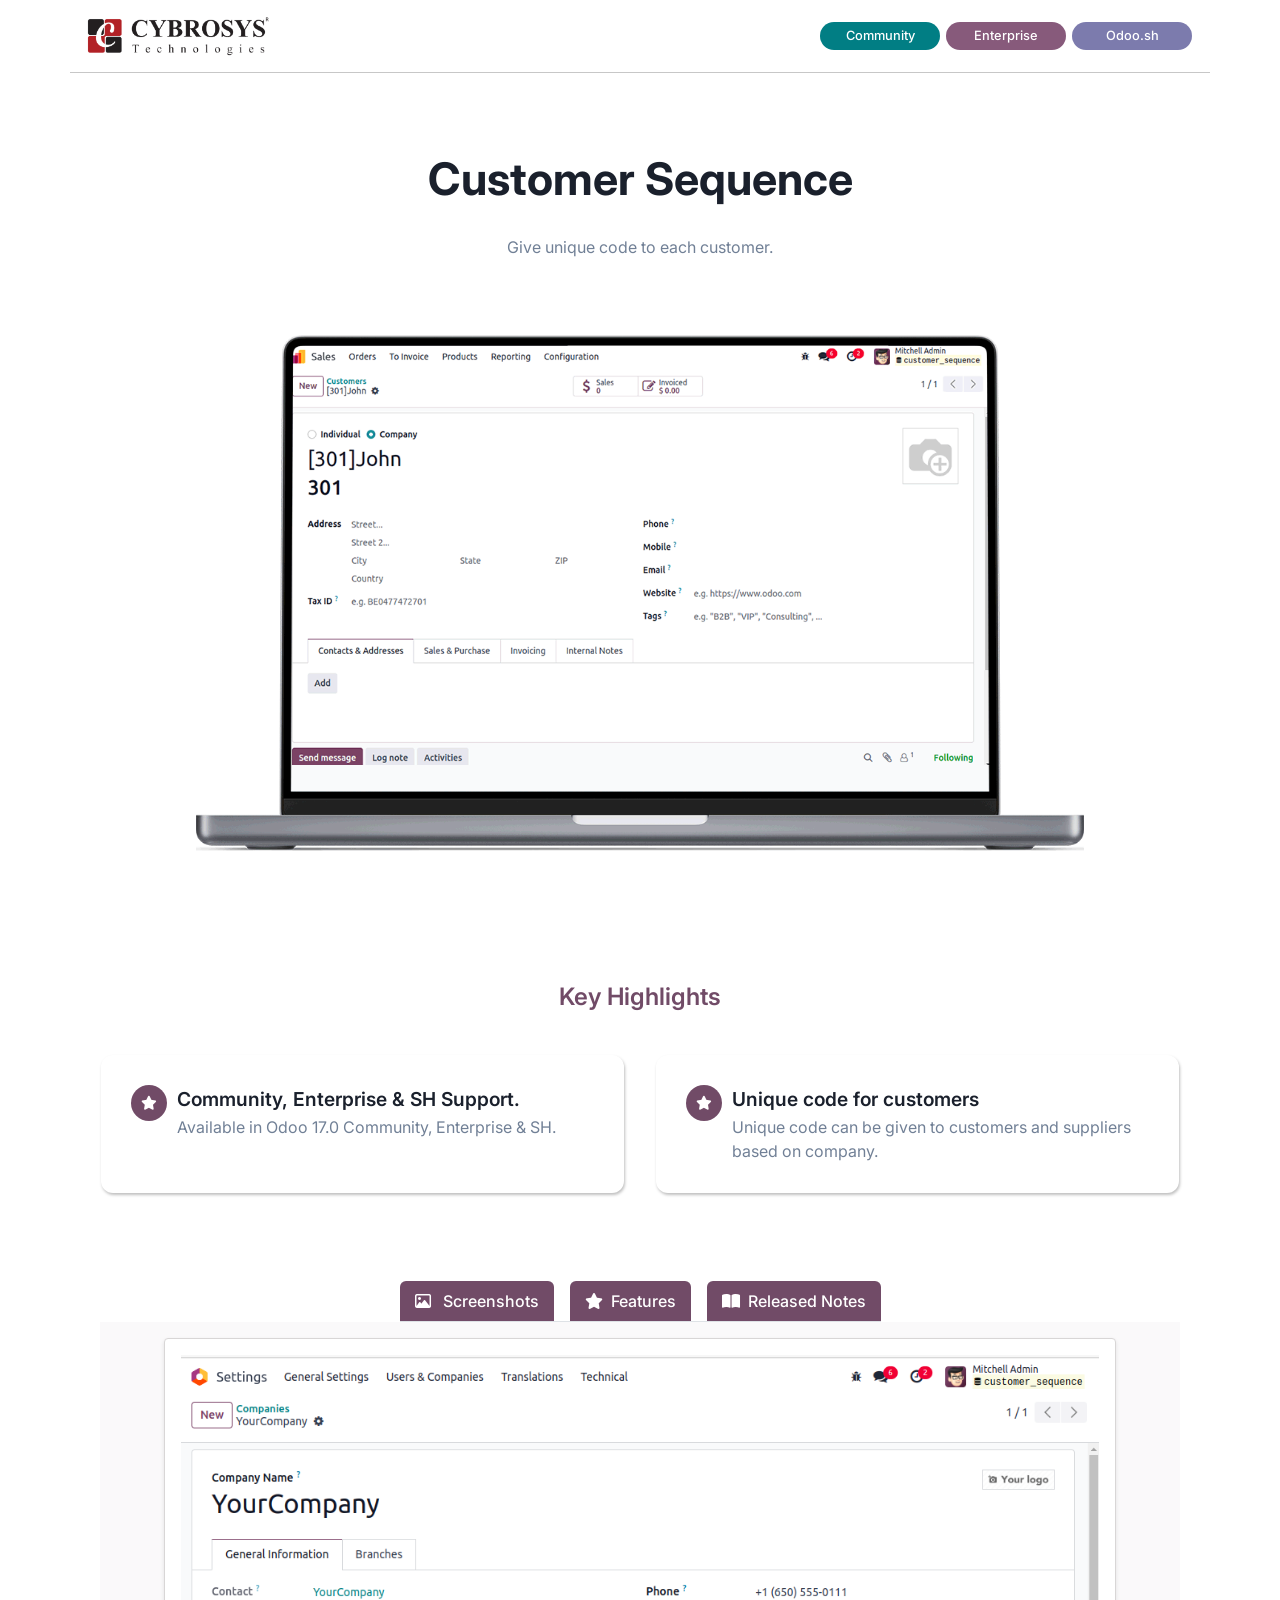
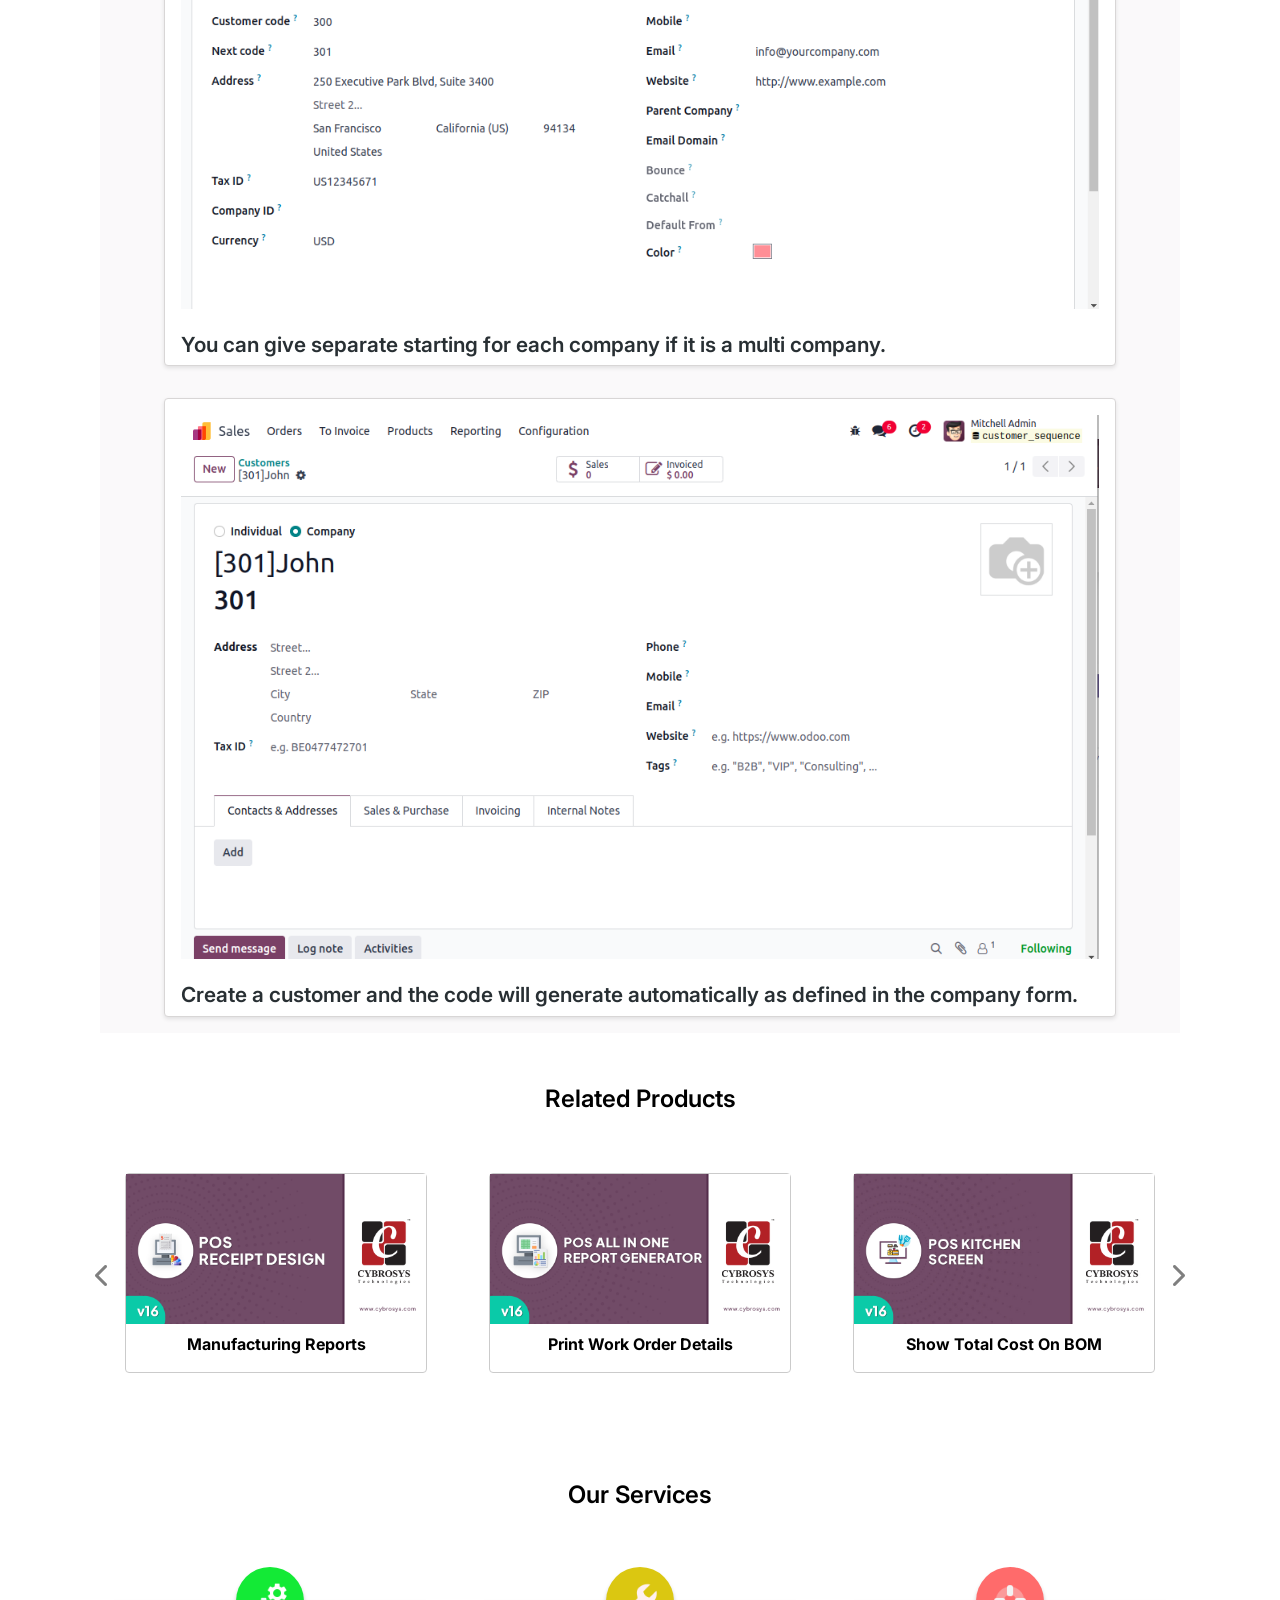
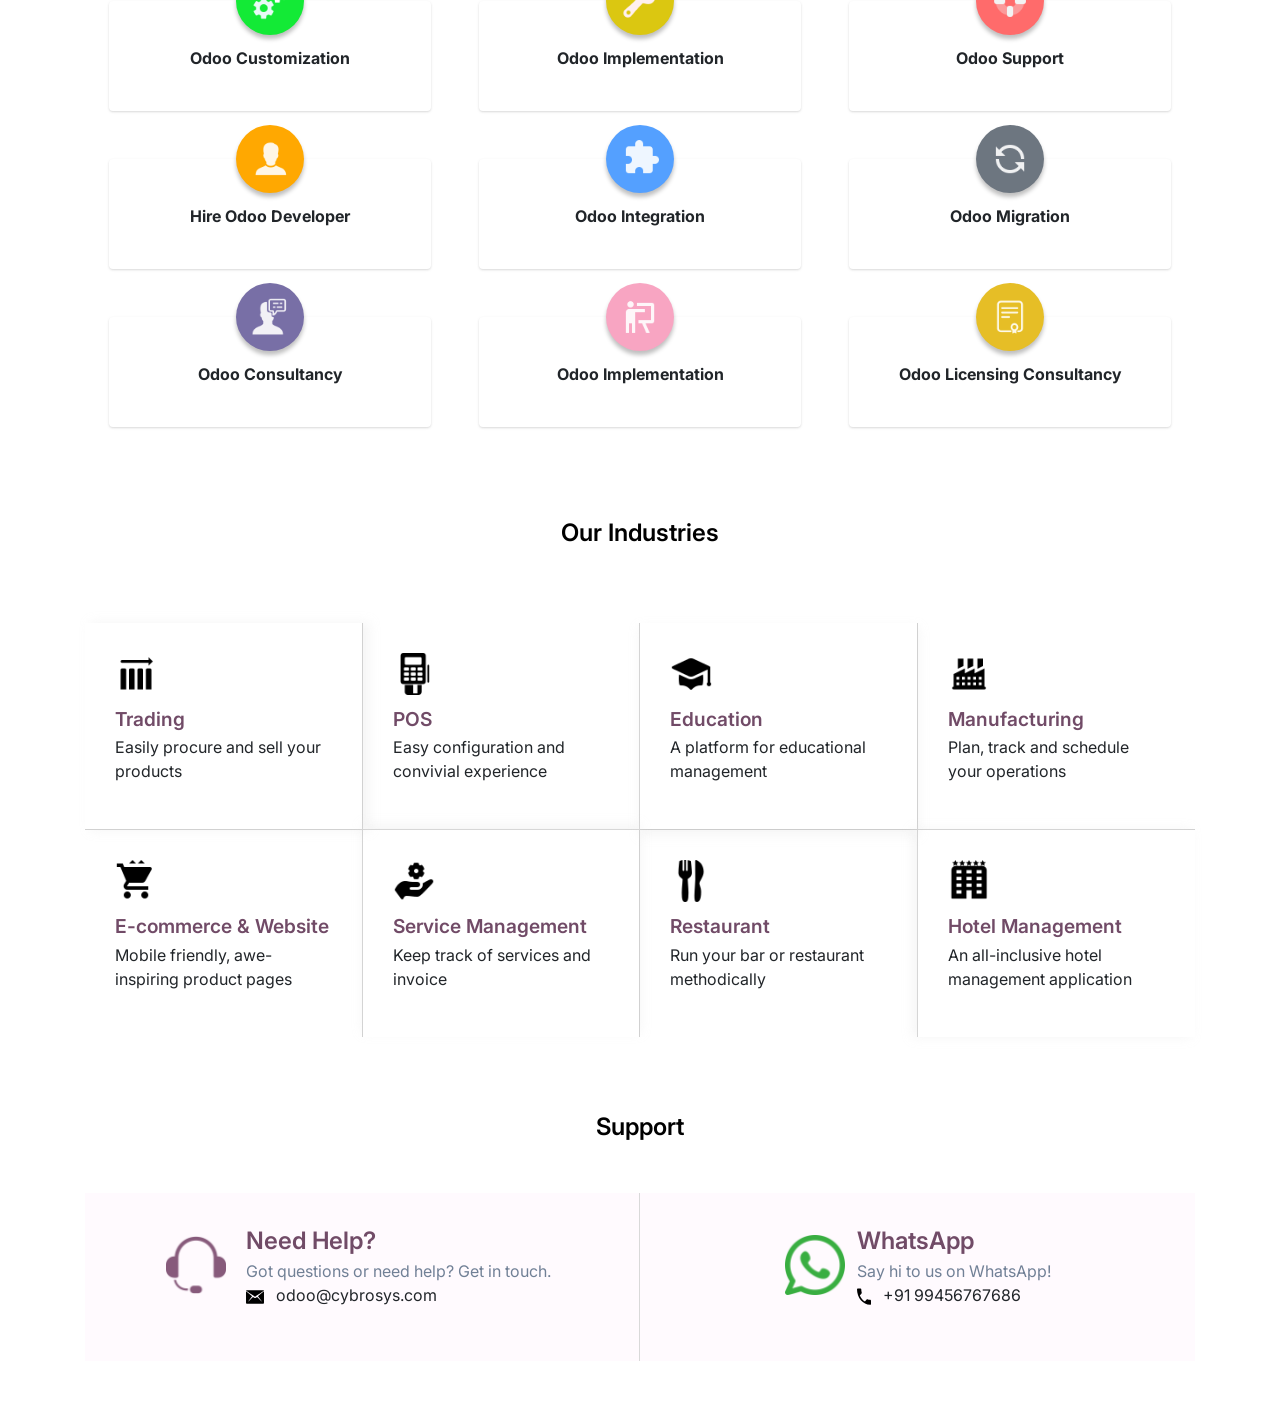
<file: customer_sequence/static/description/index.html>
<!DOCTYPE html>
<html lang="en">

<head>
    <meta charset="UTF-8">
    <meta name="viewport" content="width=device-width, initial-scale=1.0">
    <title>Odoo App 3 Index</title>
    <!-- Bootstrap CSS -->
    <link rel="stylesheet" href="https://cdn.jsdelivr.net/npm/bootstrap@4.0.0/dist/css/bootstrap.min.css"
        integrity="sha384-Gn5384xqQ1aoWXA+058RXPxPg6fy4IWvTNh0E263XmFcJlSAwiGgFAW/dAiS6JXm" crossorigin="anonymous">
    <link rel="stylesheet" href="https://cdnjs.cloudflare.com/ajax/libs/font-awesome/6.2.1/css/all.min.css">
    <link rel="preconnect" href="https://fonts.googleapis.com">
    <link rel="preconnect" href="https://fonts.gstatic.com" crossorigin>
    <link href="https://fonts.googleapis.com/css2?family=Inter:wght@400;500;600;700;800&display=swap" rel="stylesheet">
</head>
<body>
    <section>
        <div class="container" style="font-family: 'Inter', sans-serif !important;background-color: #fff !important;">
            <div class="row">
                <div class="col-sm-12 col-md-12 col-lg-12 d-flex justify-content-between flex-wrap align-items-sm-center"
                    style="border-bottom:1px solid rgba(0, 0, 0, 0.22)">
                    <div class="my-3">
                        <img src="assets/misc/Cybrosys R.png" style="width:auto !important; height:40px !important">
                    </div>
                    <div class="my-3 d-flex align-items-center">
                        <div class="text-center"
                            style="background-color:#017E84 !important;font-size: 0.8rem !important; color:#fff !important; font-weight:500 !important; padding:4px !important; margin:0 3px !important; border-radius:50px !important; min-width: 120px !important;">
                            Community
                        </div>
                        <div class="text-center"
                            style="background-color:#875A7B !important; color:#fff !important;font-size: 0.8rem !important; font-weight:500 !important; padding:4px !important; margin:0 3px !important; border-radius:50px !important;min-width: 120px !important;">
                            Enterprise
                        </div>
                        <div class="text-center"
                            style="background-color:#7C7BAD !important; color:#fff !important;font-size: 0.8rem !important; font-weight:500 !important; padding:4px !important; margin:0 3px !important; border-radius:50px !important; min-width: 120px !important;">
                            Odoo.sh
                        </div>
                    </div>
                </div>
            </div>
            <div class="row">
                <div class="col-sm-12 col-md-12 col-lg-12 text-center d-flex align-items-center flex-column"
                    style="margin: 80px 0px !important;">
                    <h1 style="font-size: 2.8rem;font-weight: 700; color:
                    #1A202C;">
                         Customer Sequence</h1>
                    <p class="my-3 mb-4"
                        style="max-width: 80%; font-weight: 400 !important; line-height: 32px; color: #718096;">
                         Give unique code to each customer.
                    </p>
                    <div style="width: 80%; margin-top: 3rem;">
                        <img src="assets/screenshots/hero.gif" class="img-responsive" width="100%" height="auto">
                    </div>
                </div>
            </div>
            <div class="container mt-5 mb-5">
                <div class="col-lg-12 d-flex flex-column justify-content-center align-items-center mt-4">
                    <p class="m-0" style="font-weight: 600; font-size: 24px; color:#714b67 !important">Key Highlights
                    </p>
                </div>
                <div class="row py-4">
                    <div class="col-md-6 col-sm-12 p-3">
                        <div class="d-flex   h-100" style="padding: 30px;border-radius: 12px;
                                    background: #FFF;
                                    box-shadow: 1px 2px 3px 0px rgba(0, 0, 0, 0.25); ">
                            <div style="width: 36px; height: 36px; border-radius: 50%; background: #714B67;
                                    display: flex; justify-content: center; align-items: center;
                                    margin-right: 10px; flex-shrink: 0;">
                                <i class="fa-solid fa-star  " style="color: #fff;font-size:14px;"></i>
                            </div>
                            <div>
                                <p style="color: #1A202C;font-weight: 600;
                                      font-size: 1.2rem; margin-bottom: 2px;">Community, Enterprise & SH Support.</p>
                                <p class="m-0" style="color:#718096">Available in Odoo 17.0 Community, Enterprise & SH.
                                </p>
                            </div>
                        </div>
                    </div>
                    <div class="col-md-6 col-sm-12 p-3">
                        <div class="d-flex   h-100" style="padding: 30px;border-radius: 12px;
                                    background: #FFF;
                                    box-shadow: 1px 2px 3px 0px rgba(0, 0, 0, 0.25); ">
                            <div style="width: 36px; height: 36px; border-radius: 50%; background: #714B67;
                                    display: flex; justify-content: center; align-items: center;
                                    margin-right: 10px; flex-shrink: 0;">
                                <i class="fa-solid fa-star  " style="color: #fff;font-size:14px;"></i>
                            </div>
                            <div>
                                <p style="color: #1A202C;font-weight: 600;
                                      font-size: 1.2rem; margin-bottom: 2px;">Unique code for customers</p>
                                <p class="m-0" style="color:#718096">Unique code can be given to customers and suppliers based on company.
                                </p>
                            </div>
                        </div>
                    </div>
                </div>
            </div>
            <div class="container rounded" >
                <ul class="nav nav-tabs d-flex" style="width: fit-content;margin: 0 auto;gap: 1rem;">
                    <li class="col text-center py-2 text-nowrap "
                        style="color: #fff; background-color: #714B67;border-radius: 6px 6px 0px 0px;"><a
                            class="active show" data-toggle="tab" href="#tab1"
                            style="color: #fff;font-weight: 500; background-color: #714B67; text-decoration: none;">
                            <i class="fa-regular fa-image  pr-2" style="color: #fff;"></i>
                            Screenshots</a></li>
                    <li class="col text-center py-2 text-nowrap "
                        style="color: #fff; background-color: #714B67;border-radius: 6px 6px 0px 0px;"><a
                            data-toggle="tab" href="#tab2"
                            style="color: #fff;font-weight: 500;  text-decoration: none;"><i
                                class="fa-solid fa-star  pr-2" style="color: #fff;"></i>Features</a></li>
                    <li class="col text-center py-2 text-nowrap "
                        style="color: #fff; background-color: #714B67;border-radius: 6px 6px 0px 0px;"><a
                            data-toggle="tab" href="#tab3"
                            style="color: #fff;font-weight: 500; text-decoration: none; background-color: #714B67;"><i
                                class="fa-solid fa-book-open  pr-2" style="color: #fff;"></i>Released Notes</a></li>
                </ul>
                <div class="tab-content" style="background-color: rgba(121, 113, 119, 0.04);">
                    <div id="tab1" class="tab-pane fade in active show">
                        <div class="col-lg-12 py-2" style="padding: 1rem 4rem !important;">
                            <div
                                style="border: 1px solid #d8d6d6; border-radius: 4px; background: #fff; box-shadow: 0 2px 4px rgba(0, 0, 0, 0.1);">
                                <div class="row justify-content-center p-3 w-100 m-0">
                                    <img src="assets/screenshots/1.png" class="img-responsive" width="100%" height="auto">
                                </div>
                                <div class="px-3">
                                    <h4 class="mt-2"
                                        style=" font-weight:600 !important; color:#282F33 !important; font-size:1.3rem !important">
                                         You can give separate starting for each company if it is a multi company.</h4>
                                </div>
                            </div>
                        </div>
                        <div class="col-lg-12 py-2" style="padding: 1rem 4rem !important;">
                            <div
                                style="border: 1px solid #d8d6d6; border-radius: 4px;  background: #fff; box-shadow: 0 2px 4px rgba(0, 0, 0, 0.1);">
                                <div class="row justify-content-center p-3 w-100 m-0">
                                    <img src="assets/screenshots/2.png" class="img-responsive" width="100%" height="auto">
                                </div>
                                <div class="px-3">
                                    <h4 class="mt-2"
                                        style=" font-weight:600 !important; color:#282F33 !important; font-size:1.3rem !important">
                                          Create a customer and the code will generate automatically as defined in the company form.</h4>
                                </div>
                            </div>
                        </div>
                    </div>
                    <div id="tab2" class="tab-pane fade">
                        <div class="col-mg-12" style="padding: 1rem 4rem;">
                            <ul style="list-style: none; padding: 1rem 0;font-weight: 500;">
                                <li class="py-3"
                                    style="font-weight: 500;background-color: #fff; border-radius: 4px; padding: 1rem; margin-bottom: 1rem; box-shadow: 0 2px 4px rgba(0, 0, 0, 0.1);">
                                    <span style="margin-right: 12px;"><img src="assets/misc/star (1) 2.svg" alt=""
                                            width="16px"></span>Automatically generate customer code.
                                </li>
                            </ul>
                        </div>
                    </div>
                    <div id="tab3" class="tab-pane fade">
                        <div class="col-mg-12 active" style="padding: 1rem 4rem;">
                            <div class="py-3"
                                style="font-weight: 500;background-color: #fff; border-radius: 4px; padding: 1rem; box-shadow: 0 2px 4px rgba(0, 0, 0, 0.1);">
                                <div class="d-flex mb-3" style="font-size: 0.8rem; font-weight: 500;"><span>Version
                                        17.0.1.0.0</span><span class="px-2">|</span><span
                                        style="color: #714B67;font-weight: 600;">Released on:01 April 2024</span>
                                </div>
                                <p class="m-0"
                                    style=" color:#718096!important; font-size:1rem !important;line-height: 28px;">
                                    Initial Commit for  Chatter Attachments as ZIP</p>
                            </div>
                        </div>
                    </div>
                </div>
            </div>
            <div class="container mt-5">
                <div class="col-lg-12 d-flex flex-column justify-content-center align-items-center mt-5">
                    <p class="m-0" style="font-weight: 600; font-size: 24px; color:#000 !important">Related Products</p>
                </div>
            </div>
            <div id="myCarousel" class="carousel slide py-3" data-ride="carousel">
                <div class="carousel-inner">
                    <div class="carousel-item active">
                        <div class="row p-4">
                            <div class="col-md-4">
                                <div class="p-3">
                                    <a href="https://apps.odoo.com/apps/modules/16.0/manufacturing_reports/" style="color: #000; text-decoration: none;">
                                        <div style="border:1px solid #CBCBCB !important;border-radius: 4px;">
                                            <div style="width: 300px; ">
                                                <img src="assets/modules/1.png" alt="" width="100%" height="auto">

                                            </div>
                                            <p class="text-center pt-2 text-black font-weight-bold">Manufacturing Reports</p>
                                        </div>
                                    </a>
                                </div>
                            </div>
                            <div class="col-md-4">
                                <div class="p-3">
                                    <a href="https://apps.odoo.com/apps/modules/16.0/mrp_work_order_print/" style="color: #000; text-decoration: none;">
                                        <div style="border:1px solid #CBCBCB !important;border-radius: 4px;">
                                            <div style="width: 300px; ">
                                                <img src="assets/modules/2.png" alt="" width="100%" height="auto">

                                            </div>
                                            <p class="text-center pt-2 text-black font-weight-bold">Print Work Order Details</p>
                                        </div>
                                    </a>
                                </div>
                            </div>
                            <div class="col-md-4">
                                <div class="p-3">
                                    <a href="https://apps.odoo.com/apps/modules/16.0/bom_total_cost/" style="color: #000; text-decoration: none;">
                                        <div style="border:1px solid #CBCBCB !important;border-radius: 4px;">
                                            <div style="width: 300px; ">
                                                <img src="assets/modules/3.png" alt="" width="100%" height="auto">

                                            </div>
                                            <p class="text-center pt-2 text-black font-weight-bold">Show Total Cost On BOM</p>
                                        </div>
                                    </a>
                                </div>
                            </div>
                        </div>
                    </div>
                    <div class="carousel-item">
                        <div class="row p-4">
                            <div class="col-md-4">
                                <div class="p-3">
                                    <a href="https://apps.odoo.com/apps/modules/16.0/simple_mrp_order/" style="color: #000; text-decoration: none;">
                                        <div style="border:1px solid #CBCBCB !important;border-radius: 4px;">
                                            <div style="width: 300px; ">
                                                <img src="assets/modules/4.png" alt="" width="100%" height="auto">

                                            </div>
                                            <p class="text-center pt-2 text-black font-weight-bold">Simple Manufacturing Orders</p>
                                        </div>
                                    </a>
                                </div>
                            </div>
                            <div class="col-md-4">
                                <div class="p-3">
                                    <a href="https://apps.odoo.com/apps/modules/16.0/bom_multiple_product/" style="color: #000; text-decoration: none;">
                                        <div style="border:1px solid #CBCBCB !important;border-radius: 4px;">
                                            <div style="width: 300px;">
                                                <img src="assets/modules/5.png" alt="" width="100%" height="auto">

                                            </div>
                                            <p class="text-center pt-2 text-black font-weight-bold">BOM Multiple Product Selection</p>
                                        </div>
                                    </a>
                                </div>
                            </div>
                            <div class="col-md-4">
                                <div class="p-3">
                                    <a href="https://apps.odoo.com/apps/modules/16.0/cw_mrp/" style="color: #000; text-decoration: none;">
                                        <div style="border:1px solid #CBCBCB !important;border-radius: 4px;">
                                            <div style="width: 300px;">
                                                <img src="assets/modules/6.png" alt="" width="100%" height="auto">
                                            </div>
                                            <p class="text-center pt-2 text-black font-weight-bold"> Catch Weight Management: Manufacturing</p>
                                        </div>
                                    </a>
                                </div>
                            </div>
                        </div>
                    </div>
                </div>
                <a class="carousel-control-prev" href="#myCarousel" data-slide="prev" style="width: 35px; color: #000;">
                    <span class="carousel-control-prev-icon">
                        <i class="fa fa-chevron-left" style="font-size: 24px;"></i>
                    </span>
                </a>
                <a class="carousel-control-next" href="#myCarousel" data-slide="next" style="width: 35px; color: #000;">
                    <span class="carousel-control-next-icon">
                        <i class="fa fa-chevron-right" style="font-size: 24px;"></i>
                    </span>
                </a>
            </div>
            <div class="container mt-5">
                <div class="col-lg-12 d-flex flex-column justify-content-center align-items-center mt-4">
                    <p class="m-0" style="font-weight: 600; font-size: 24px; color:#000 !important">Our Services</p>

                </div>
            </div>
            <div class="container my-5">
                <div class="row py-3">
                    <div class="col-md-4 col-sm-6 px-4 py-4">
                        <div
                            style="background-color: #fff; padding: 25px; text-align: center;  box-shadow: rgba(0, 0, 0, 0.1) 0px 1px 3px 0px, rgba(0, 0, 0, 0.06) 0px 1px 2px 0px; position: relative;border-radius: 4px;">
                            <div style="position: absolute; top: 0%; left: 50%; transform: translate(-50%, -50%);">
                                <div style="background-color:#13EA36 ; border-radius: 50%; padding: 15px;    width: 68px;
                                    height: 68px; display: inline-block; box-shadow:0px 4px 4px rgba(0, 0, 0, 0.25);">
                                    <img src="assets/icons/cogs.png" alt="service-icon" width="38px" height="auto">
                                </div>
                            </div>
                            <p style="margin-top: 20px; font-weight: bold;">Odoo Customization</p>
                        </div>
                    </div>
                    <div class="col-md-4 col-sm-6 px-4 py-4">
                        <div
                            style="background-color: #fff; padding: 25px; text-align: center; box-shadow: rgba(0, 0, 0, 0.1) 0px 1px 3px 0px, rgba(0, 0, 0, 0.06) 0px 1px 2px 0px; position: relative;border-radius: 4px;">
                            <div style="position: absolute; top: 0%; left: 50%; transform: translate(-50%, -50%);">
                                <div style="background-color:#DBC711; border-radius: 50%; padding: 15px;    width: 68px;
                                    height: 68px; display: inline-block; box-shadow:0px 4px 4px rgba(0, 0, 0, 0.25);">
                                    <img src="assets/icons/wrench.png" alt="service-icon" width="38px" height="auto">
                                </div>
                            </div>
                            <p style="margin-top: 20px; font-weight: bold;">Odoo Implementation</p>
                        </div>
                    </div>
                    <div class="col-md-4 col-sm-6 px-4 py-4">
                        <div
                            style="background-color: #fff; padding: 25px; text-align: center;  box-shadow: rgba(0, 0, 0, 0.1) 0px 1px 3px 0px, rgba(0, 0, 0, 0.06) 0px 1px 2px 0px; position: relative; border-radius: 4px;">
                            <div style="position: absolute; top: 0%; left: 50%; transform: translate(-50%, -50%);">
                                <div style="background-color:#FF6B6B ; border-radius: 50%; padding: 15px;    width: 68px;
                                    height: 68px; display: inline-block; box-shadow:0px 4px 4px rgba(0, 0, 0, 0.25);">
                                    <img src="assets/icons/lifebuoy.png" alt="service-icon" width="38px" height="auto">
                                </div>
                            </div>
                            <p style="margin-top: 20px; font-weight: bold;">Odoo Support</p>
                        </div>
                    </div>
                    <div class="col-md-4 col-sm-6 px-4 py-4">
                        <div
                            style="background-color: #fff; padding: 25px; text-align: center; box-shadow: rgba(0, 0, 0, 0.1) 0px 1px 3px 0px, rgba(0, 0, 0, 0.06) 0px 1px 2px 0px; position: relative; border-radius: 4px;">
                            <div style="position: absolute; top: 0%; left: 50%; transform: translate(-50%, -50%);">
                                <div style="background-color:#FFA801 ; border-radius: 50%; padding: 15px;    width: 68px;
                                    height: 68px; display: inline-block; box-shadow:0px 4px 4px rgba(0, 0, 0, 0.25);">
                                    <img src="assets/icons/user.png" alt="service-icon" width="38px" height="auto">
                                </div>
                            </div>
                            <p style="margin-top: 20px; font-weight: bold;">Hire Odoo Developer</p>
                        </div>
                    </div>
                    <div class="col-md-4 col-sm-6 px-4 py-4">
                        <div
                            style="background-color: #fff; padding: 25px; text-align: center;  box-shadow: rgba(0, 0, 0, 0.1) 0px 1px 3px 0px, rgba(0, 0, 0, 0.06) 0px 1px 2px 0px; position: relative; border-radius: 4px;">

                            <div style="position: absolute; top: 0%; left: 50%; transform: translate(-50%, -50%);">
                                <div style="background-color:#54A0FF; border-radius: 50%; padding: 15px;    width: 68px;
                                    height: 68px; display: inline-block; box-shadow:0px 4px 4px rgba(0, 0, 0, 0.25);">
                                    <img src="assets/icons/puzzle.png" alt="service-icon" width="38px" height="auto">
                                </div>
                            </div>
                            <p style="margin-top: 20px; font-weight: bold;">Odoo Integration</p>
                        </div>
                    </div>
                    <div class="col-md-4 col-sm-6 px-4 py-4">
                        <div
                            style="background-color: #fff; padding: 25px; text-align: center;  box-shadow: rgba(0, 0, 0, 0.1) 0px 1px 3px 0px, rgba(0, 0, 0, 0.06) 0px 1px 2px 0px; position: relative;border-radius: 4px;">
                            <div style="position: absolute; top: 0%; left: 50%; transform: translate(-50%, -50%);">
                                <div style="background-color:#6D7680 ; border-radius: 50%; padding: 15px;    width: 68px;
                                    height: 68px; display: inline-block; box-shadow:0px 4px 4px rgba(0, 0, 0, 0.25);">
                                    <img src="assets/icons/update.png" alt="service-icon" width="38px" height="auto">
                                </div>
                            </div>
                            <p style="margin-top: 20px; font-weight: bold;">Odoo Migration</p>
                        </div>
                    </div>
                    <div class="col-md-4 col-sm-6 px-4 py-4">
                        <div
                            style="background-color: #fff; padding: 25px; text-align: center;  box-shadow: rgba(0, 0, 0, 0.1) 0px 1px 3px 0px, rgba(0, 0, 0, 0.06) 0px 1px 2px 0px; position: relative;border-radius: 4px;">
                            <div style="position: absolute; top: 0%; left: 50%; transform: translate(-50%, -50%);">
                                <div style="background-color:#786FA6 ; border-radius: 50%; padding: 15px;    width: 68px;
                                    height: 68px; display: inline-block; box-shadow:0px 4px 4px rgba(0, 0, 0, 0.25);">
                                    <img src="assets/icons/consultation.png" alt="service-icon" width="38px" height="auto">
                                </div>
                            </div>
                            <p style="margin-top: 20px; font-weight: bold;">Odoo Consultancy</p>
                        </div>
                    </div>
                    <div class="col-md-4 col-sm-6 px-4 py-4">
                        <div
                            style="background-color: #fff; padding: 25px; text-align: center; box-shadow: rgba(0, 0, 0, 0.1) 0px 1px 3px 0px, rgba(0, 0, 0, 0.06) 0px 1px 2px 0px;position: relative;border-radius: 4px;">
                            <div style="position: absolute; top: 0%; left: 50%; transform: translate(-50%, -50%);">
                                <div style="background-color:#F8A5C2 ; border-radius: 50%; padding: 15px;    width: 68px;
                                    height: 68px; display: inline-block; box-shadow:0px 4px 4px rgba(0, 0, 0, 0.25);">
                                    <img src="assets/icons/training.png" alt="service-icon" width="38px" height="auto">
                                </div>
                            </div>
                            <p style="margin-top: 20px; font-weight: bold;">Odoo Implementation</p>
                        </div>
                    </div>
                    <div class="col-md-4 col-sm-6 px-4 py-4">
                        <div
                            style="background-color: #fff; padding: 25px; text-align: center;  box-shadow: rgba(0, 0, 0, 0.1) 0px 1px 3px 0px, rgba(0, 0, 0, 0.06) 0px 1px 2px 0px; position: relative;border-radius: 4px;">
                            <div style="position: absolute; top: 0%; left: 50%; transform: translate(-50%, -50%);">
                                <div style="background-color:#E6BE26; border-radius: 50%; padding: 15px;    width: 68px;
                                    height: 68px; display: inline-block; box-shadow:0px 4px 4px rgba(0, 0, 0, 0.25);">
                                    <img src="assets/icons/license.png" alt="service-icon" width="38px" height="auto">
                                </div>
                            </div>
                            <p style="margin-top: 20px; font-weight: bold;">Odoo Licensing Consultancy</p>
                        </div>
                    </div>
                </div>
            </div>
            <div class="container mt-5">
                <div class="col-lg-12 d-flex flex-column justify-content-center align-items-center mt-4">
                    <p class="m-0" style="font-weight: 600; font-size: 24px; color:#000 !important">Our Industries</p>

                </div>
            </div>
            <div class="container">
                <div class="row my-5 py-4">
                    <div class="col-md-3 col-sm-6 p-0">
                        <div class="d-flex flex-column h-100 "
                            style="border-right: 1px solid rgb(209, 209, 209); border-bottom: 1px solid  rgb(209, 209, 209); padding: 30px; box-shadow: 6px 0 10px rgba(228, 227, 227, 0.373);">
                            <img src="assets/icons/trading-black.png" width="42px" height="auto" alt="">
                            <p style="color: #714B67;font-weight: 600; margin-top: 10px;
                           font-size: 1.2rem; margin-bottom: 2px;">Trading</p>
                            <p>Easily procure and sell your products</p>
                        </div>
                    </div>
                    <div class="col-md-3 col-sm-6  p-0">
                        <div class="d-flex flex-column h-100"
                            style="border-right: 1px solid rgb(209, 209, 209);border-bottom: 1px solid  rgb(209, 209, 209); padding: 30px;">
                            <img src="assets/icons/pos-black.png" width="42px" height="auto" alt="">
                            <p style="color: #714B67;font-weight: 600; margin-top: 10px;
                            font-size: 1.2rem; margin-bottom: 2px;">POS</p>
                            <p>Easy configuration and convivial experience</p>
                        </div>
                    </div>
                    <div class="col-md-3 col-sm-6  p-0">
                        <div class="d-flex flex-column h-100"
                            style="border-right: 1px solid  rgb(209, 209, 209);border-bottom: 1px solid   rgba(0, 0, 0, 0.2); padding: 30px; box-shadow: 0 5px 10px  rgba(228, 227, 227, 0.373)">
                            <img src="assets/icons/education-black.png" width="42px" height="auto" alt="">
                            <p style="color: #714B67;font-weight: 600; margin-top: 10px;
                            font-size: 1.2rem; margin-bottom: 2px;">Education</p>
                            <p>A platform for educational management</p>
                        </div>
                    </div>
                    <div class="col-md-3 col-sm-6  p-0">
                        <div class="d-flex flex-column h-100"
                            style="border-bottom: 1px solid  rgb(209, 209, 209); padding: 30px; ">
                            <img src="assets/icons/manufacturing-black.png" width="42px" height="auto" alt="">
                            <p style="color: #714B67;font-weight: 600; margin-top: 10px;
                            font-size: 1.2rem; margin-bottom: 2px;">Manufacturing</p>
                            <p>Plan, track and schedule your operations</p>
                        </div>
                    </div>
                    <div class="col-md-3 col-sm-6 p-0">
                        <div class="d-flex flex-column h-100"
                            style="border-right: 1px solid  rgb(209, 209, 209); padding: 30px;">
                            <img src="assets/icons/ecom-black.png" width="42px" height="auto" alt="">
                            <p style="color: #714B67;font-weight: 600; margin-top: 10px;
                            font-size: 1.2rem; margin-bottom: 2px;">E-commerce & Website</p>
                            <p>Mobile friendly, awe-inspiring product pages</p>
                        </div>
                    </div>
                    <div class="col-md-3 col-sm-6   p-0">
                        <div class="d-flex flex-column h-100"
                            style="border-right: 1px solid  rgb(209, 209, 209); padding: 30px;box-shadow: 0 -5px 10px  rgba(228, 227, 227, 0.373);">
                            <img src="assets/icons/service-black.png" width="42px" height="auto" alt="">
                            <p style="color: #714B67;font-weight: 600; margin-top: 10px;
                            font-size: 1.2rem; margin-bottom: 2px;">Service Management</p>
                            <p>Keep track of services and invoice</p>
                        </div>
                    </div>
                    <div class="col-md-3 col-sm-6    p-0">
                        <div class="d-flex flex-column h-100"
                            style="border-right: 1px solid  rgb(209, 209, 209); padding: 30px; ">
                            <img src="assets/icons/restaurant-black.png" width="42px" height="auto" alt="">
                            <p style="color: #714B67;font-weight: 600; margin-top: 10px;
                            font-size: 1.2rem; margin-bottom: 2px;">Restaurant</p>
                            <p>Run your bar or restaurant methodically</p>
                        </div>
                    </div>
                    <div class="col-md-3 col-sm-6   p-0">
                        <div class="d-flex flex-column h-100"
                            style=" padding: 30px;box-shadow: -5px 0 10px  rgba(228, 227, 227, 0.373);">
                            <img src="assets/icons/hotel-black.png" width="42px" height="auto" alt="">
                            <p style="color: #714B67;font-weight: 600; margin-top: 10px;
                            font-size: 1.2rem; margin-bottom: 2px;">Hotel Management</p>
                            <p>An all-inclusive hotel management application</p>
                        </div>
                    </div>
                </div>
            </div>
            <div class="container mt-5">
                <div class="col-lg-12 d-flex flex-column justify-content-center align-items-center mt-5">
                    <p class="m-0" style="font-weight: 600; font-size: 24px; color:#000 !important">Support</p>
                </div>
            </div>
            <div class="container my-5">
                <div class="row" style="background-color: #FFFAFE;">
                    <div class="col-md-6 pb-4  d-flex align-items-center justify-content-center"
                        style="border-right: 1px solid #D9D9D9;">
                        <div style="padding: 30px;">
                            <div class="d-flex align-items-center">
                                <img src="assets/misc/support (1) 1.svg" alt="" width="60px" style="margin-right: 12px;">
                                <div style="padding: 0px 8px;">
                                    <span
                                        style="color: #714B67;font-size: 24px;font-weight: 600;padding-bottom: 1rem;">Need
                                        Help?</span>
                                    <p class="m-0" style="color:#718096;">Got questions or need help? Get in touch.</p>
                                    <div style="font-weight: 400;"><span><img src="assets/misc/support-email.svg" alt=""
                                                width="18px"
                                                style="filter: invert(1);margin-right: 0.8rem;"></span>odoo@cybrosys.com
                                    </div>
                                </div>
                            </div>
                        </div>
                    </div>
                    <div class="col-md-6 pb-4 d-flex align-items-center justify-content-center">
                        <div style="padding: 30px;">
                            <div class="d-flex align-items-center">
                                <img src="assets/misc/whatsapp 1.svg" alt="" width="60px" style="margin-right: 12px;">
                                <div>
                                    <span style="color: #714B67;font-size: 24px;font-weight: 600;">WhatsApp</span>
                                    <p class="m-0" style="color:#718096;">Say hi to us on WhatsApp!</p>
                                    <div style="font-weight: 400; font-size: 16px;"><span><img src="assets/misc/phone.svg"
                                                alt="" width="14px"
                                                style="filter: invert(1); margin-right: 0.8rem;"></span>+91
                                        99456767686</div>
                                </div>
                            </div>
                        </div>
                    </div>
                </div>
            </div>
        </div>
    </section>
    <!-- Optional JavaScript -->
    <!-- jQuery first, then Popper.js, then Bootstrap JS -->
    <script src="https://ajax.googleapis.com/ajax/libs/jquery/3.5.1/jquery.min.js"></script>
    <script src="https://maxcdn.bootstrapcdn.com/bootstrap/4.5.2/js/bootstrap.min.js"></script>
</body>
</html>
</file>
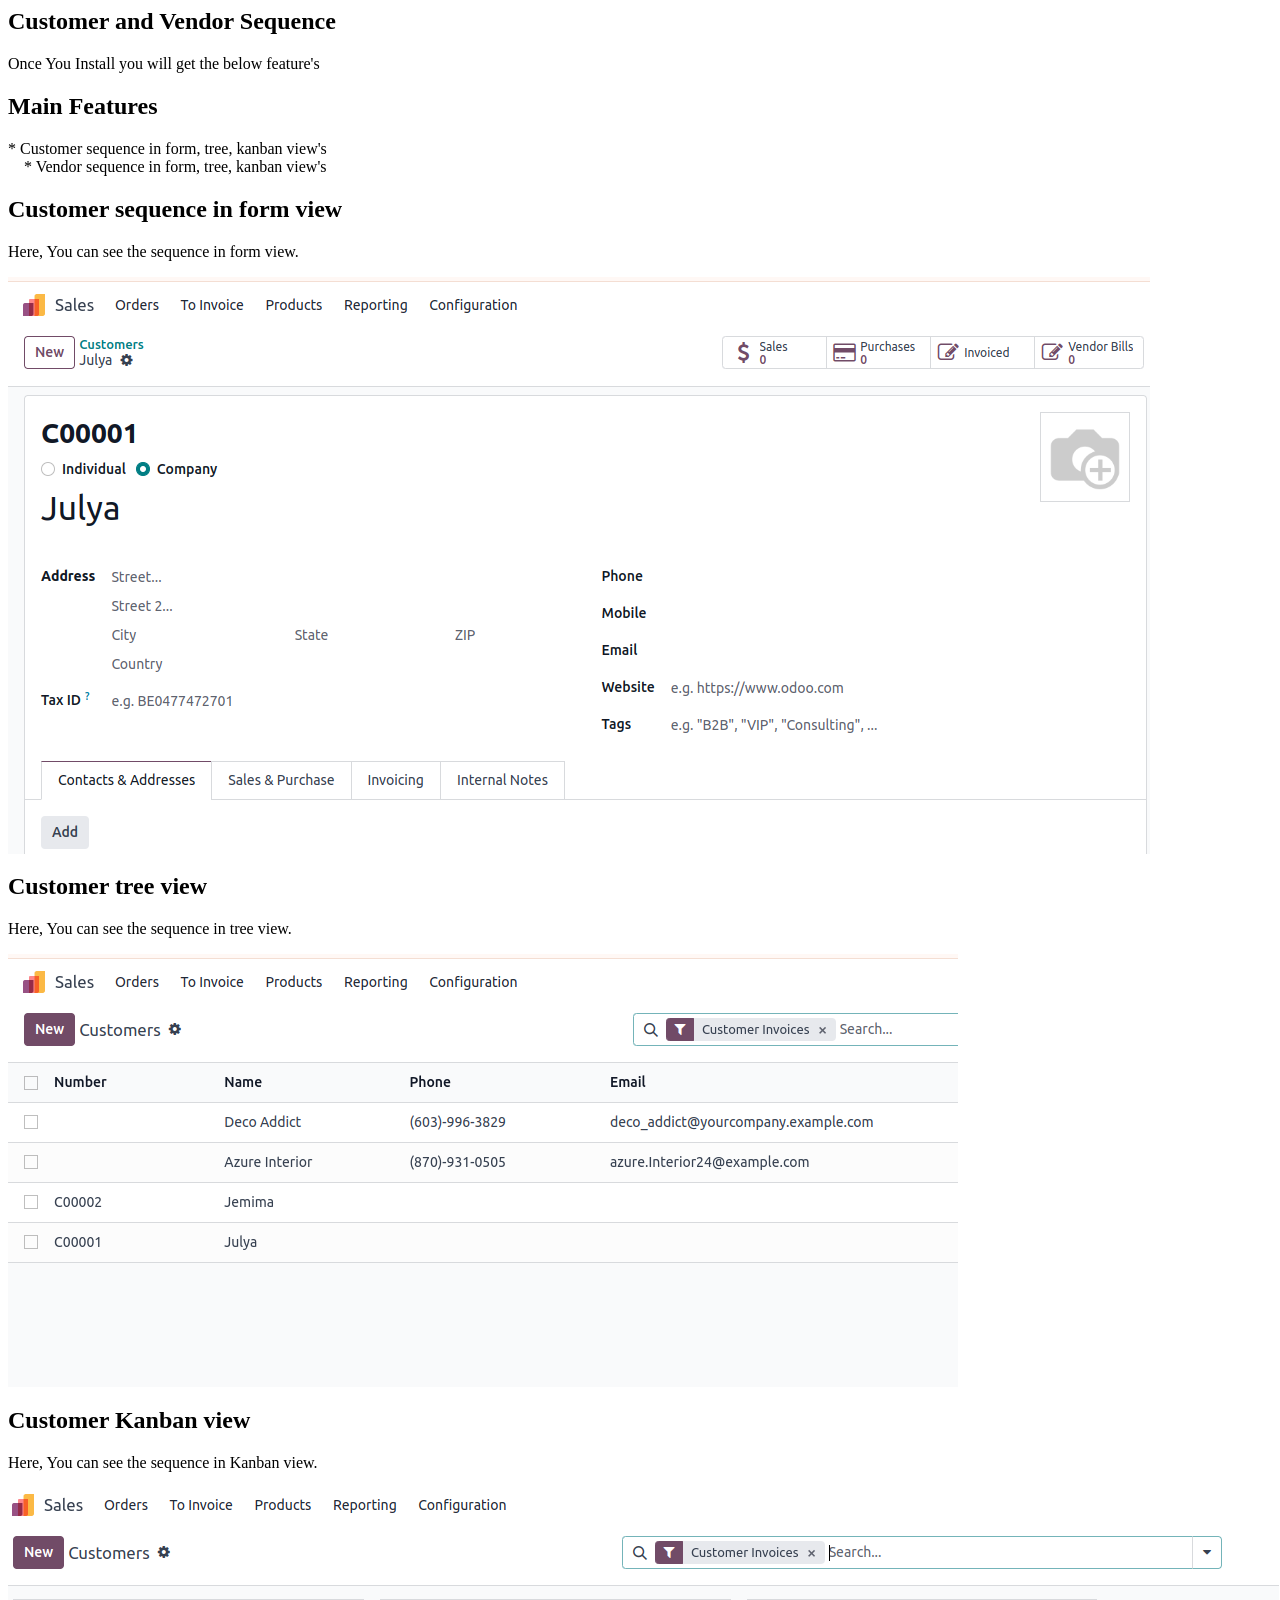
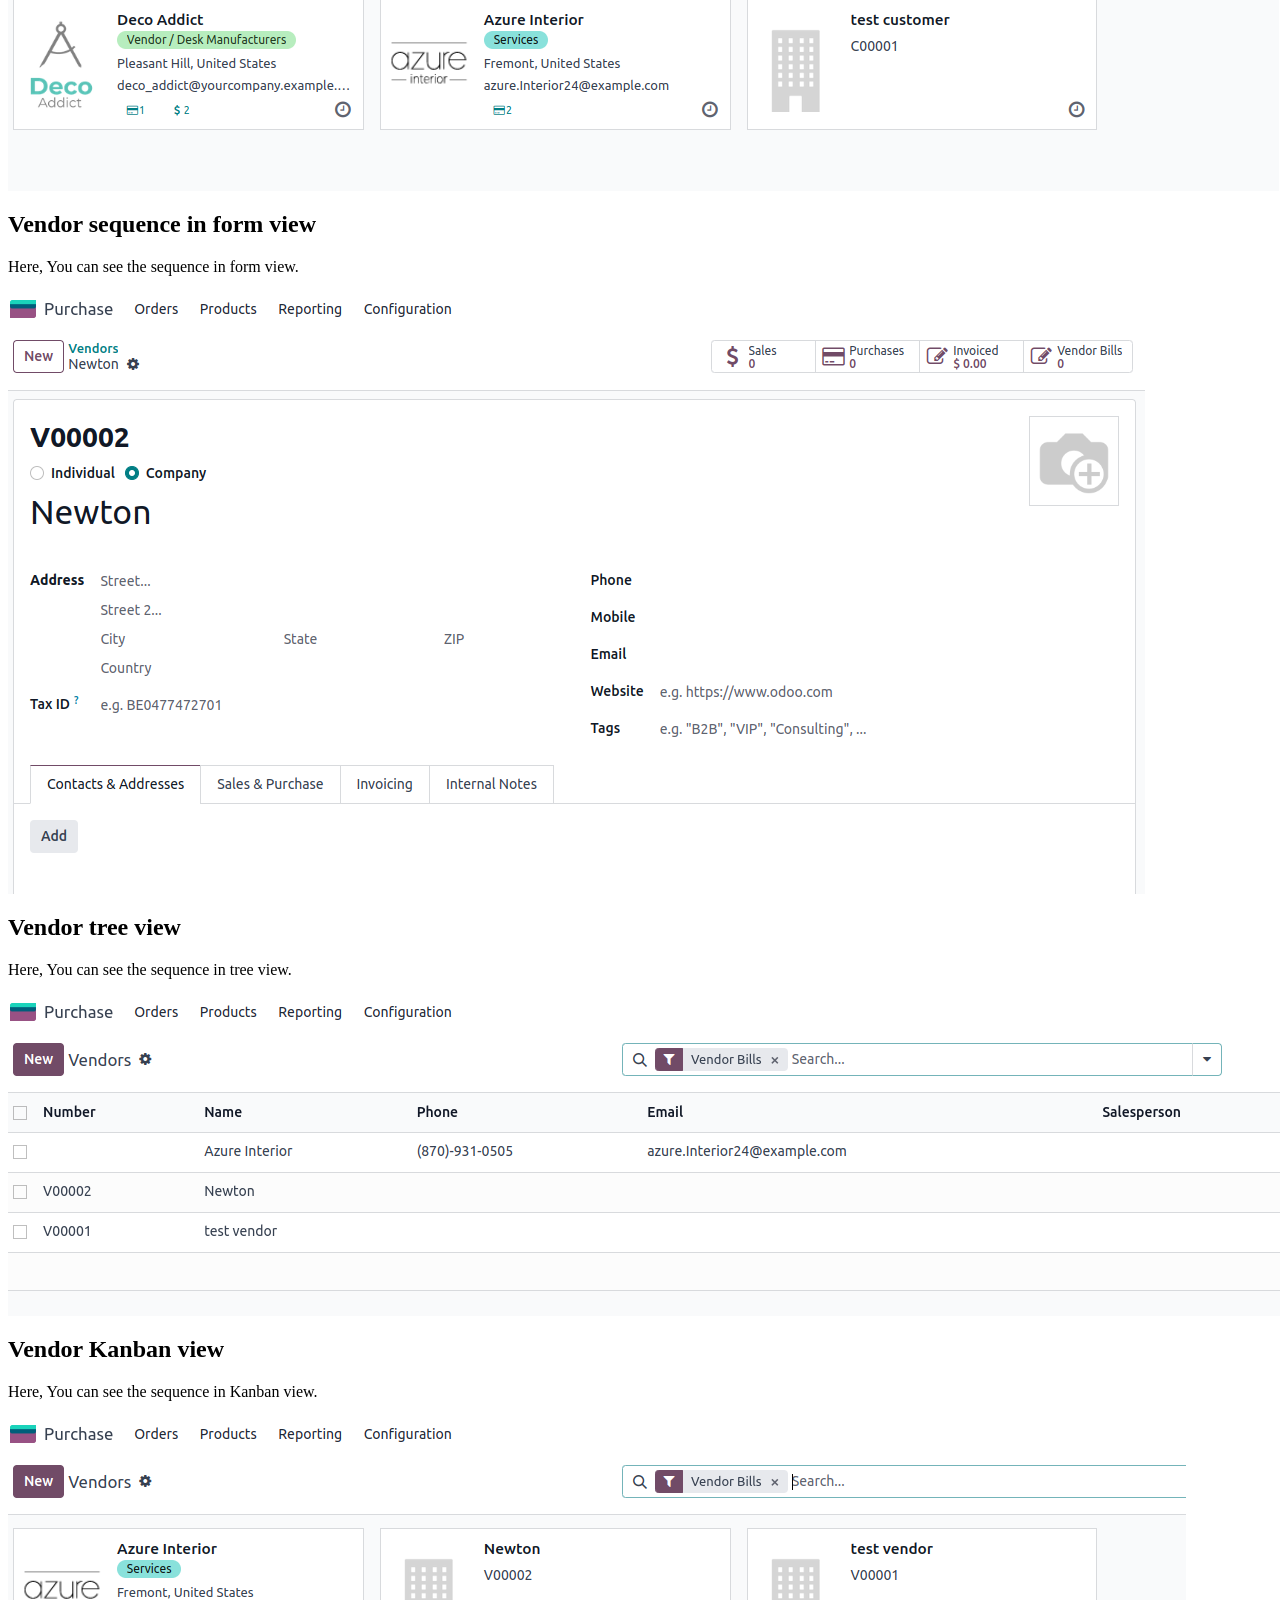
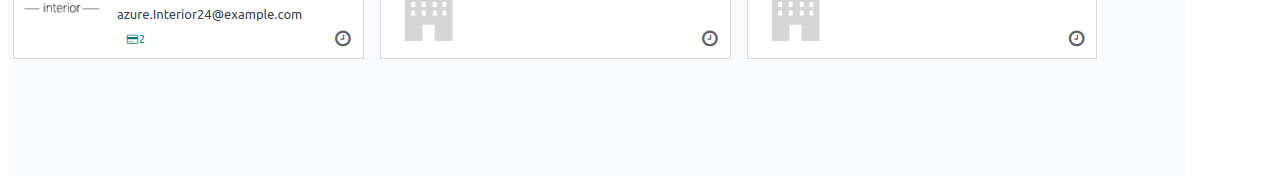
<file: pk_customer_vendor_sequence/static/description/index.html>
<html>
<body>
<section class="oe_container">
    <div class="oe_row">
        <div class="oe_row">
            <h2 class="oe_slogan">Customer and Vendor Sequence</h2>
        </div>
      <div class="col-md-12 mb32 alert alert-info">
        <p class="oe_mt32">
               Once You Install you will get the below feature's<br/>
         </p>

      </div>

    </div>
</section>
<section class="oe_container">

    <div class="oe_row">
        <h2 class="oe_slogan">Main Features</h2>
        <p class="oe_mt32">
                * Customer sequence in form, tree, kanban view's <br/>
                &ensp;&ensp;* Vendor sequence in form, tree, kanban view's <br/>
        </p>
    </div>
</section>
<section class="oe_container">
    <div class="oe_row">
        <h2 class="oe_slogan">Customer sequence in form view</h2>
            <p class="oe_mt32">
                Here, You can see the sequence in form view.
            </p>
    </div>
    <div class="oe_slogan">
        <div class="oe_demo oe_screenshot">
            <img src="customer_form.png">
        </div>
    </div>
</section>
<section class="oe_container">
    <div class="oe_row">
        <h2 class="oe_slogan">Customer tree view</h2>
            <p class="oe_mt32">
                 Here, You can see the sequence in tree view.
            </p>
    </div>
    <div class="oe_slogan">
        <div class="oe_demo oe_screenshot">
            <img src="customer_tree.png">
        </div>
    </div>
</section>
<section class="oe_container">
    <div class="oe_row">
        <h2 class="oe_slogan">Customer Kanban view</h2>
            <p class="oe_mt32">
                 Here, You can see the sequence in Kanban view.
            </p>
    </div>
    <div class="oe_slogan">
        <div class="oe_demo oe_screenshot">
            <img src="customer_kanban.png">
        </div>
    </div>
</section>
<section class="oe_container">
    <div class="oe_row">
        <h2 class="oe_slogan">Vendor sequence in form view</h2>
            <p class="oe_mt32">
                Here, You can see the sequence in form view.
            </p>
    </div>
    <div class="oe_slogan">
        <div class="oe_demo oe_screenshot">
            <img src="vendor_form.png">
        </div>
    </div>
</section>
<section class="oe_container">
    <div class="oe_row">
        <h2 class="oe_slogan">Vendor tree view</h2>
            <p class="oe_mt32">
                 Here, You can see the sequence in tree view.
            </p>
    </div>
    <div class="oe_slogan">
        <div class="oe_demo oe_screenshot">
            <img src="vendor_tree.png">
        </div>
    </div>
</section>
<section class="oe_container">
    <div class="oe_row">
        <h2 class="oe_slogan">Vendor Kanban view</h2>
            <p class="oe_mt32">
                 Here, You can see the sequence in Kanban view.
            </p>
    </div>
    <div class="oe_slogan">
        <div class="oe_demo oe_screenshot">
            <img src="vendor_kanban.png">
        </div>
    </div>
</section>
 </body>
</html>
</file>
